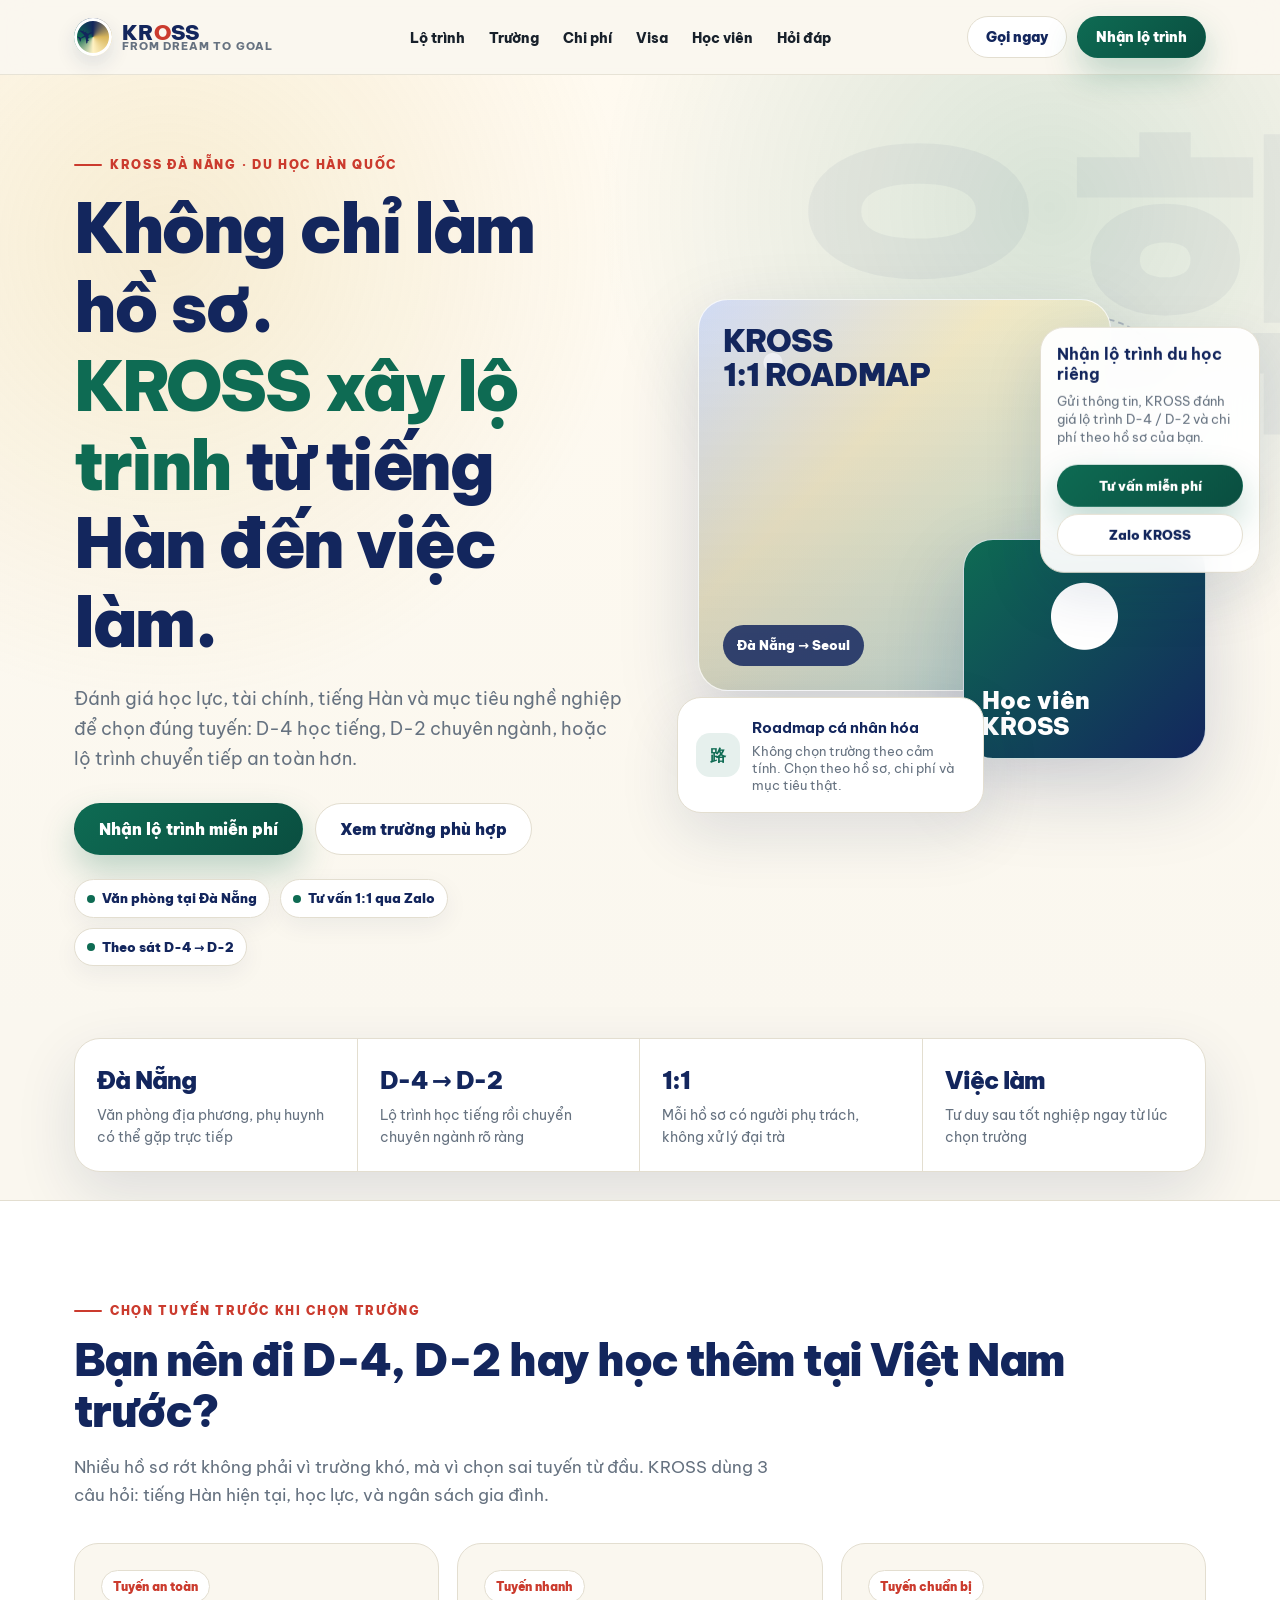
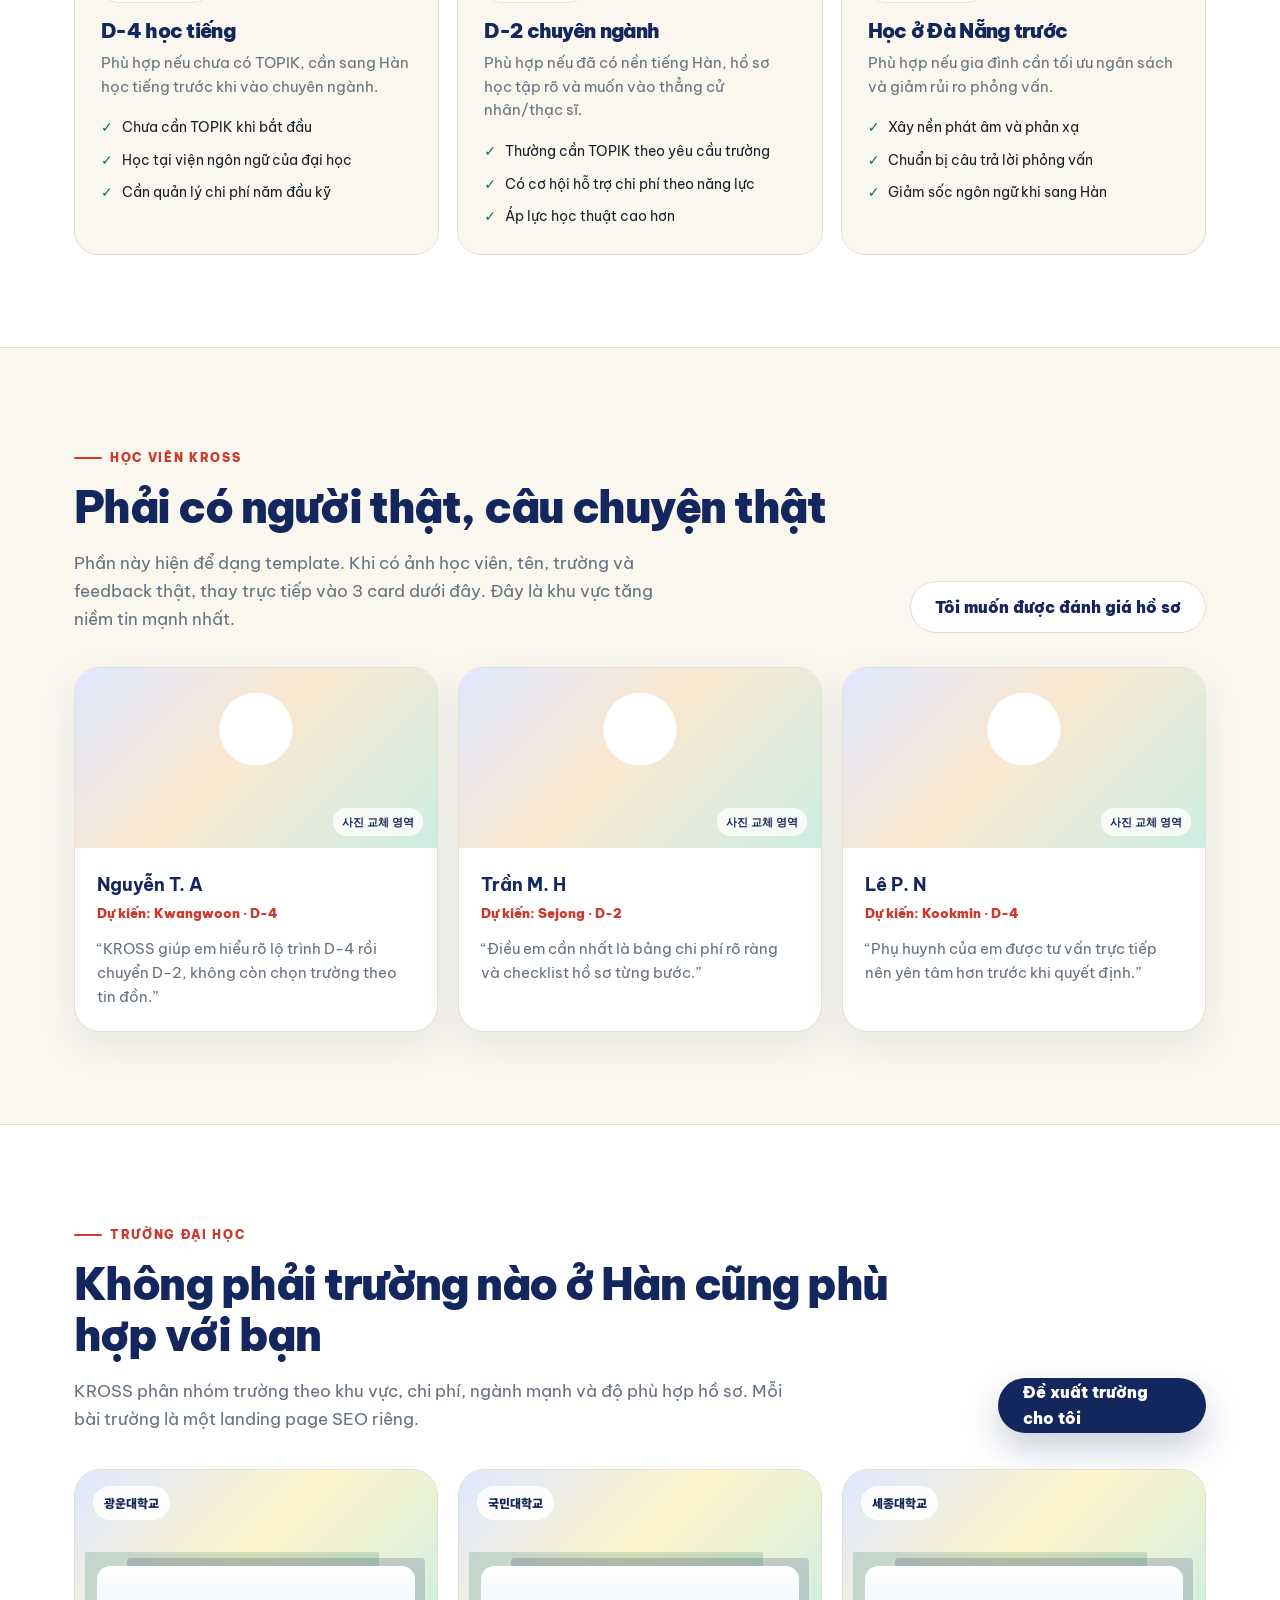
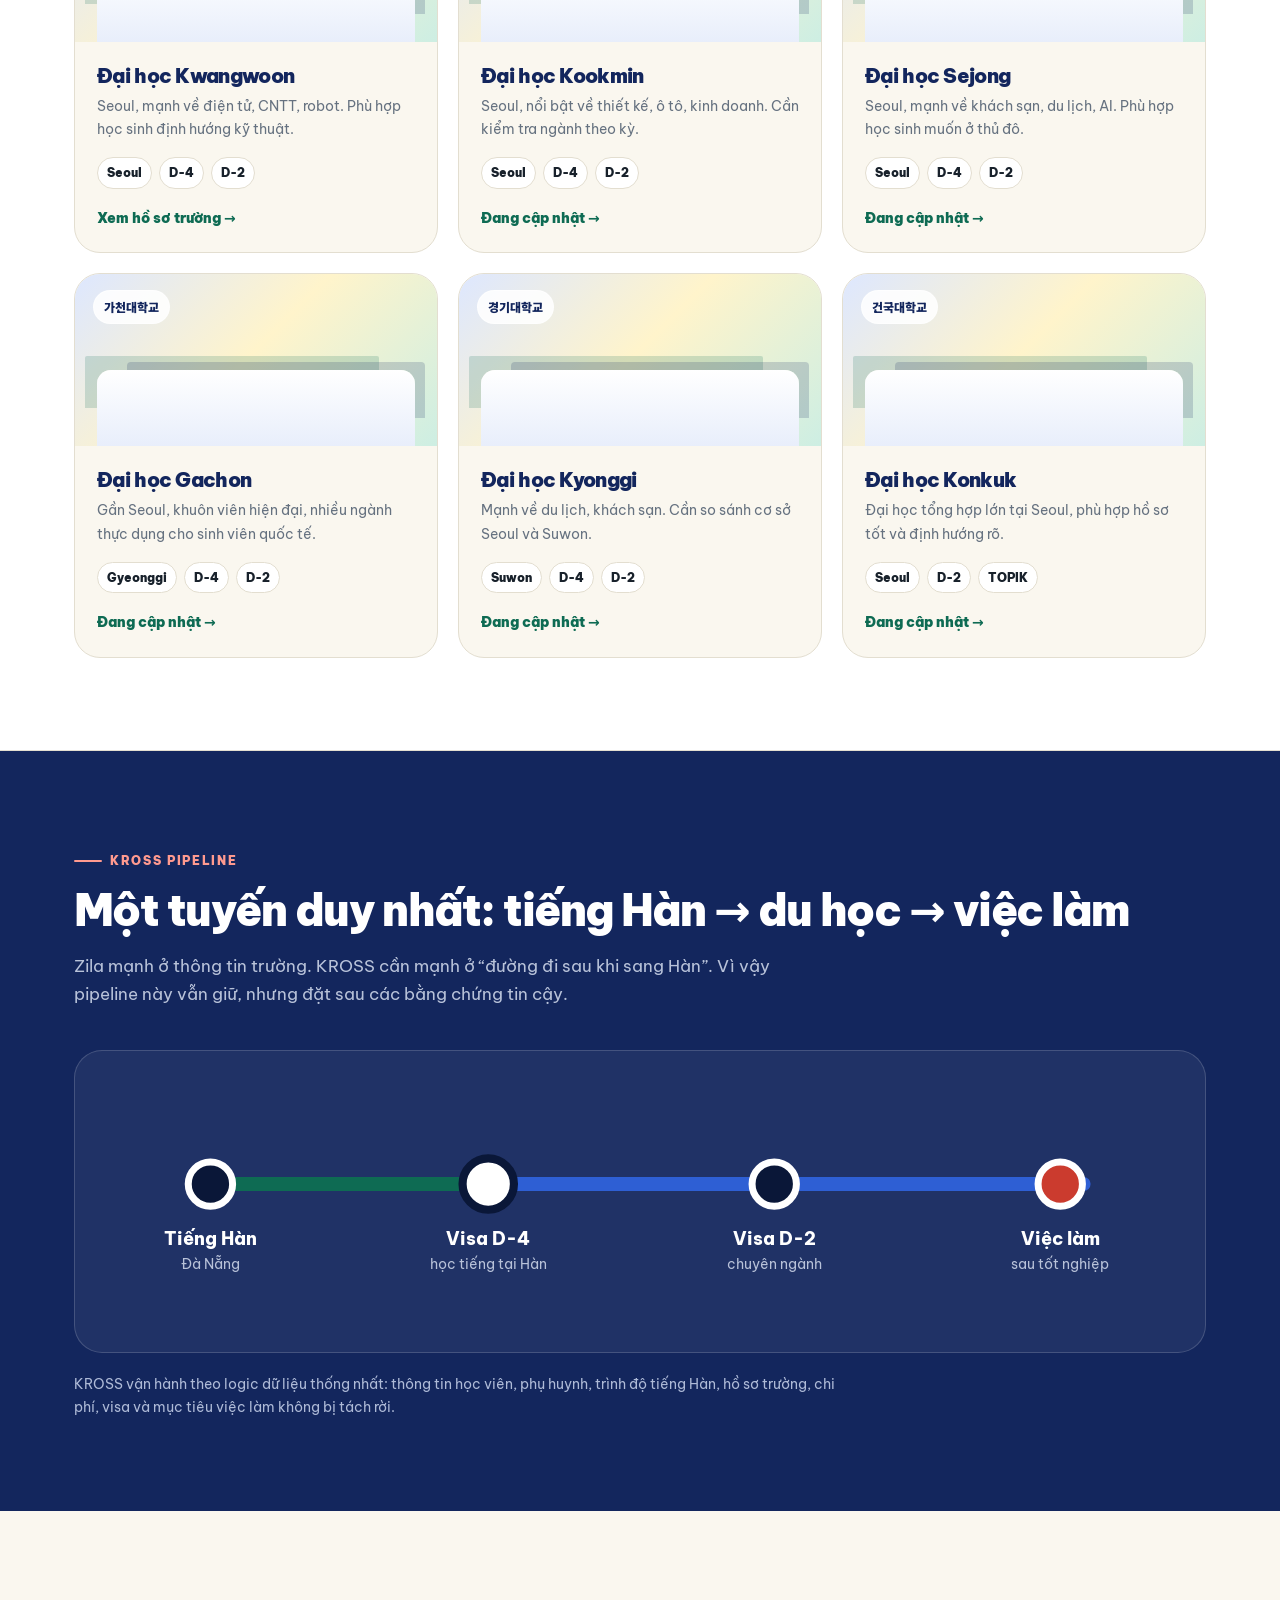
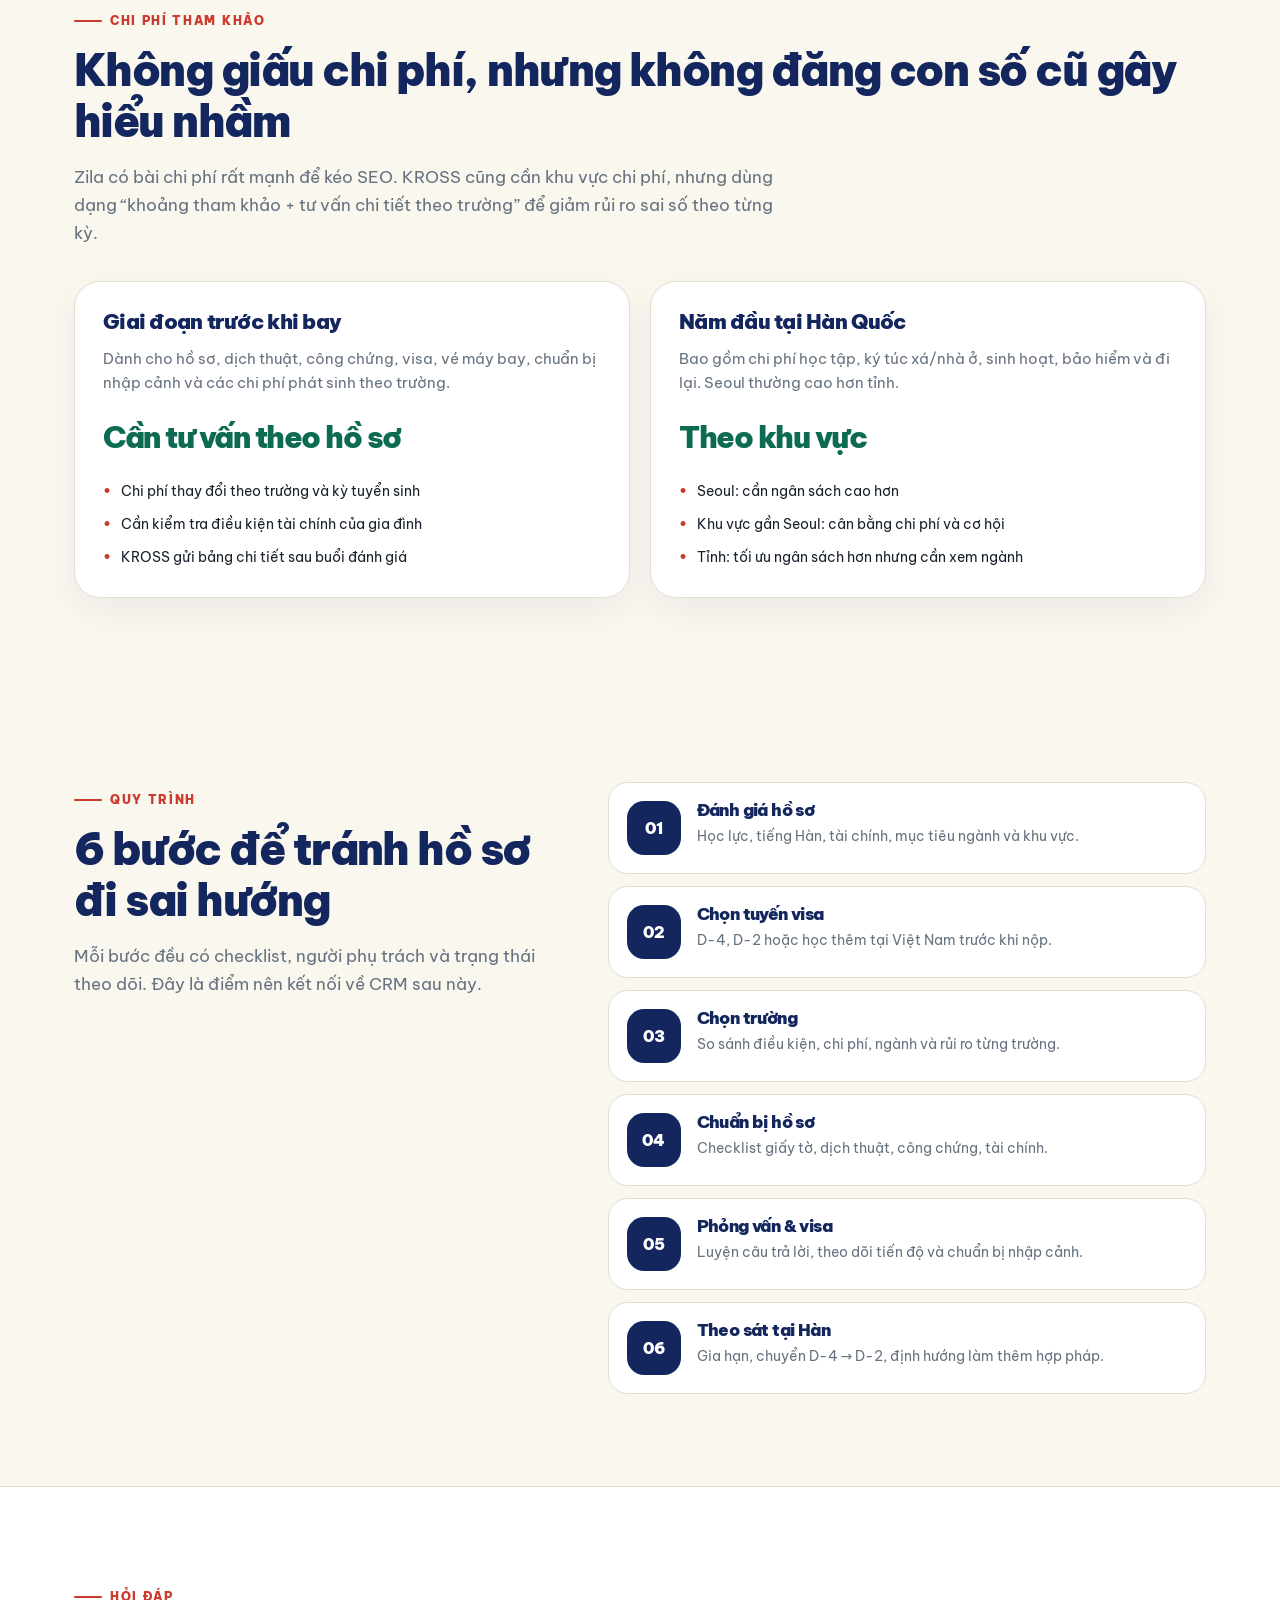
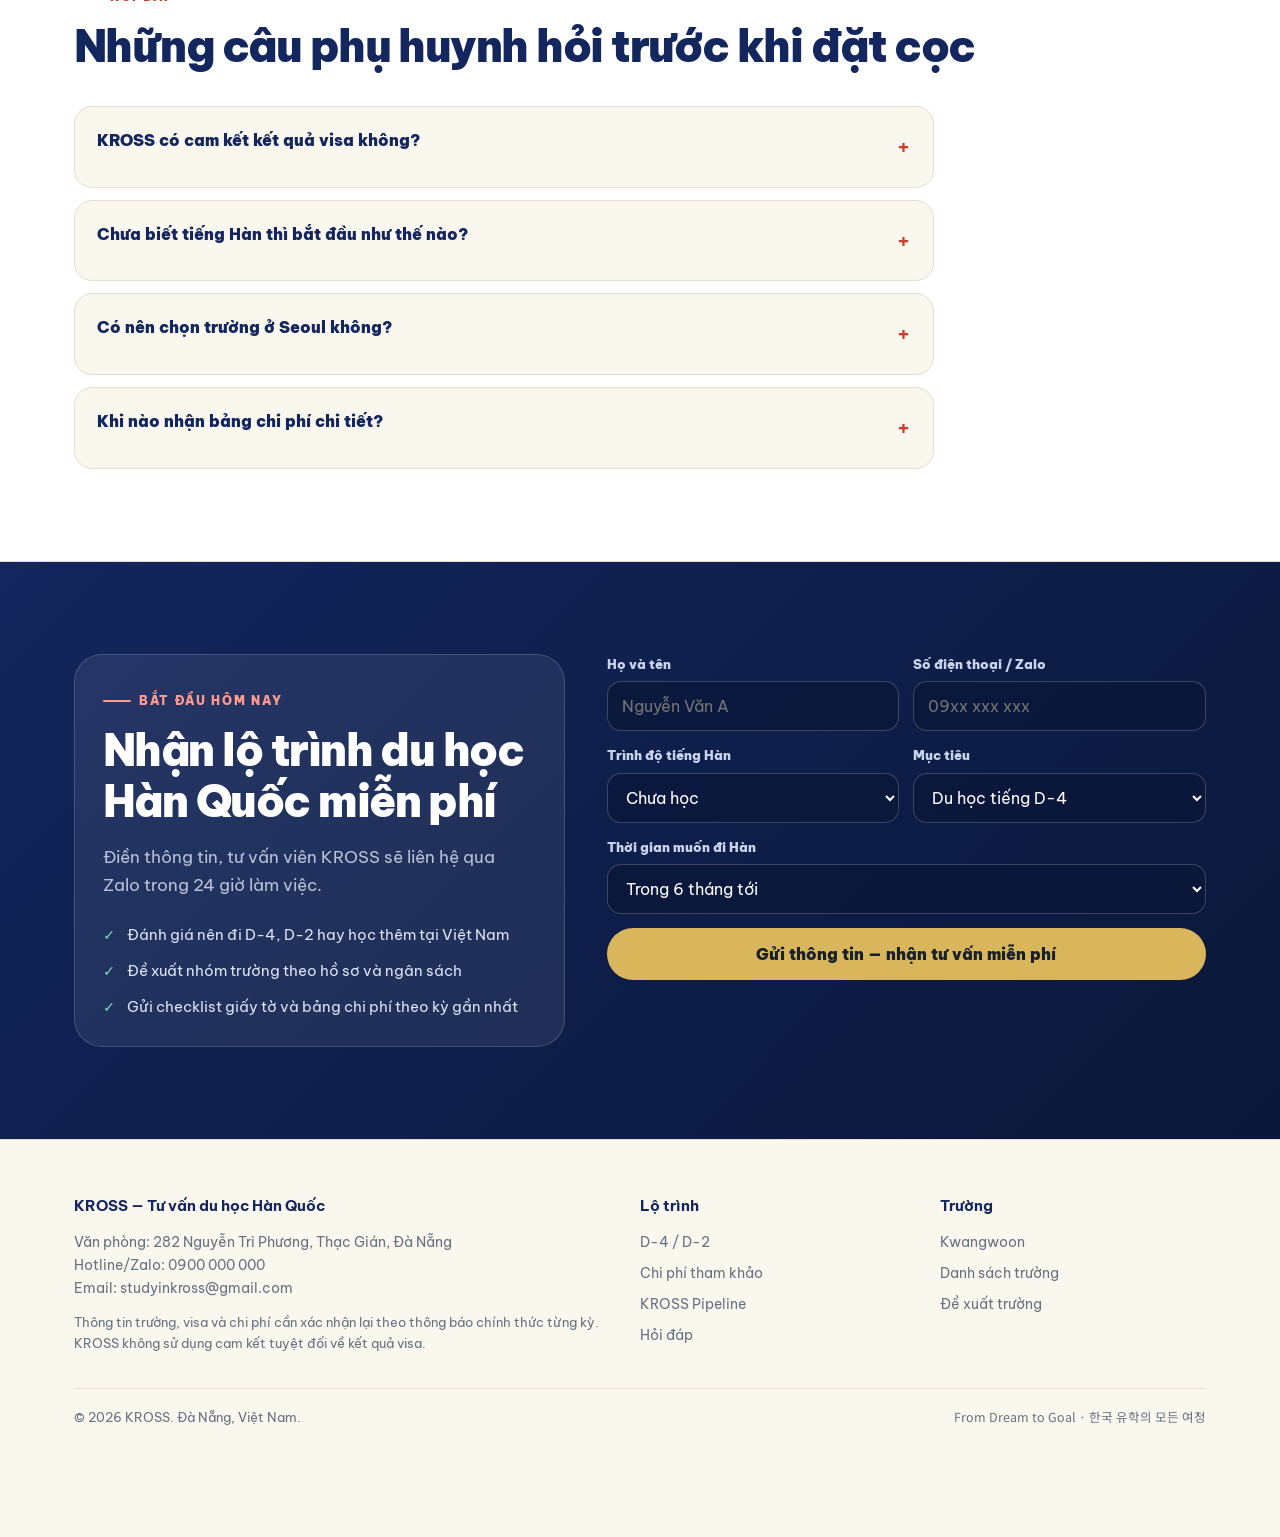
<file: index_preview_single_file.html>
<!DOCTYPE html>
<html lang="vi">
<head>
<meta charset="UTF-8">
<meta name="viewport" content="width=device-width, initial-scale=1.0">

<title>Du học Hàn Quốc tại Đà Nẵng | KROSS — Lộ trình D-4, D-2 & việc làm</title>
<meta name="description" content="KROSS Đà Nẵng đồng hành từ tiếng Hàn, visa D-4, D-2, chọn trường Hàn Quốc đến kết nối việc làm sau tốt nghiệp. Nhận lộ trình du học miễn phí qua Zalo.">
<link rel="canonical" href="https://studyinkross-hub.github.io/kross/">
<meta name="robots" content="index, follow, max-image-preview:large">

<meta property="og:type" content="website">
<meta property="og:locale" content="vi_VN">
<meta property="og:site_name" content="KROSS Du học Hàn Quốc">
<meta property="og:title" content="Du học Hàn Quốc tại Đà Nẵng | KROSS">
<meta property="og:description" content="Một lộ trình duy nhất: tiếng Hàn → visa D-4 → visa D-2 → việc làm tại Hàn Quốc.">
<meta property="og:url" content="https://studyinkross-hub.github.io/kross/">
<meta property="og:image" content="https://studyinkross-hub.github.io/kross/assets/og-cover.png">
<meta name="twitter:card" content="summary_large_image">

<script type="application/ld+json">
{
  "@context":"https://schema.org",
  "@type":"ProfessionalService",
  "name":"KROSS — Tư vấn du học Hàn Quốc",
  "description":"Tư vấn du học Hàn Quốc visa D-4 và D-2, hỗ trợ ngôn ngữ tiếng Hàn, kết nối việc làm sau tốt nghiệp.",
  "url":"https://studyinkross-hub.github.io/kross/",
  "areaServed":["Đà Nẵng","Việt Nam"],
  "address":{"@type":"PostalAddress","streetAddress":"282 Nguyễn Tri Phương, Thạc Gián","addressLocality":"Đà Nẵng","addressCountry":"VN"},
  "serviceType":["Tư vấn du học Hàn Quốc","Hỗ trợ hồ sơ visa D-4","Hỗ trợ hồ sơ visa D-2"]
}
</script>
<script type="application/ld+json">
{
  "@context":"https://schema.org",
  "@type":"FAQPage",
  "mainEntity":[
    {"@type":"Question","name":"Chưa biết tiếng Hàn có thể bắt đầu lộ trình du học Hàn Quốc không?","acceptedAnswer":{"@type":"Answer","text":"Có. Học viên có thể bắt đầu bằng chương trình hỗ trợ ngôn ngữ tại KROSS Đà Nẵng, sau đó chuẩn bị hồ sơ visa D-4 để học tiếng tại viện ngôn ngữ của trường đại học Hàn Quốc."}},
    {"@type":"Question","name":"Visa D-4 và D-2 khác nhau như thế nào?","acceptedAnswer":{"@type":"Answer","text":"Visa D-4 phù hợp với giai đoạn học tiếng Hàn tại Hàn Quốc. Visa D-2 phù hợp với chương trình cử nhân hoặc thạc sĩ và thường yêu cầu năng lực tiếng Hàn theo điều kiện từng trường."}},
    {"@type":"Question","name":"KROSS có công bố chi phí không?","acceptedAnswer":{"@type":"Answer","text":"KROSS cung cấp khoảng chi phí tham khảo trên website và gửi bảng chi tiết theo từng trường, từng kỳ sau khi đánh giá hồ sơ trong buổi tư vấn miễn phí."}}
  ]
}
</script>

<link rel="preconnect" href="https://fonts.googleapis.com">
<link rel="preconnect" href="https://fonts.gstatic.com" crossorigin>
<link href="https://fonts.googleapis.com/css2?family=Be+Vietnam+Pro:wght@400;500;600;700;800;900&family=Noto+Sans+KR:wght@500;700;900&display=swap" rel="stylesheet">
<style>

/* =========================================================
   KROSS Homepage Redesign v2
   Benchmark direction: Zila's trust/content density + KROSS premium minimal UI
========================================================= */
:root{
  --navy:#13265D;
  --navy-2:#0A1738;
  --green:#0E6B53;
  --green-2:#0A4E40;
  --gold:#D9B65B;
  --red:#CB3B2E;
  --paper:#FAF7EF;
  --paper-2:#F2EFE6;
  --white:#FFFFFF;
  --ink:#18212B;
  --muted:#667280;
  --line:#E3DED0;
  --line-dark:rgba(255,255,255,.16);
  --shadow:0 22px 60px rgba(19,38,93,.12);
  --shadow-strong:0 32px 80px rgba(19,38,93,.18);
  --radius:22px;
  --radius-sm:14px;
  --max:1180px;
  --safe-bottom:env(safe-area-inset-bottom);
}
*{box-sizing:border-box;margin:0;padding:0}
html{scroll-behavior:smooth}
body{
  font-family:"Be Vietnam Pro",system-ui,-apple-system,BlinkMacSystemFont,"Segoe UI",sans-serif;
  background:var(--paper);
  color:var(--ink);
  line-height:1.65;
  -webkit-font-smoothing:antialiased;
  text-rendering:optimizeLegibility;
}
body.drawer-open{overflow:hidden}
a{color:inherit}
img,svg{display:block;max-width:100%}
button,input,select{font:inherit}
.kr{font-family:"Noto Sans KR",sans-serif}
.wrap{max-width:var(--max);margin:0 auto;padding:0 24px}
.section{padding:92px 0}
.eyebrow{
  display:inline-flex;align-items:center;gap:8px;
  color:var(--red);font-size:12px;font-weight:850;letter-spacing:.14em;text-transform:uppercase;
  margin-bottom:14px;
}
.eyebrow::before{content:"";width:28px;height:2px;background:currentColor;border-radius:99px}
h1,h2,h3{font-weight:850;letter-spacing:-.035em;line-height:1.16}
h2{font-size:clamp(28px,4vw,44px);color:var(--navy);margin-bottom:16px}
.lead{font-size:17px;color:var(--muted);max-width:710px}
.btn{
  display:inline-flex;align-items:center;justify-content:center;gap:10px;
  min-height:52px;padding:0 24px;border-radius:999px;
  font-weight:850;text-decoration:none;border:1.5px solid transparent;
  transition:transform .16s ease,box-shadow .16s ease,background .16s ease,color .16s ease,border-color .16s ease;
  cursor:pointer;
}
.btn:hover{transform:translateY(-2px)}
.btn-primary{background:linear-gradient(135deg,var(--green),var(--green-2));color:#fff;box-shadow:0 16px 34px rgba(14,107,83,.26)}
.btn-navy{background:var(--navy);color:#fff;box-shadow:0 16px 34px rgba(19,38,93,.22)}
.btn-ghost{background:#fff;color:var(--navy);border-color:var(--line)}
.btn-gold{background:var(--gold);color:#18212B}
.badge{
  display:inline-flex;align-items:center;gap:7px;
  padding:8px 12px;border-radius:999px;background:#fff;border:1px solid var(--line);
  color:var(--navy);font-size:12.5px;font-weight:850;box-shadow:0 8px 24px rgba(19,38,93,.06);
}
.badge-dot{width:8px;height:8px;border-radius:50%;background:var(--green)}
.skip-link{position:absolute;left:-999px;top:0;background:var(--navy);color:#fff;padding:10px 14px;z-index:9999}
.skip-link:focus{left:12px;top:12px}

/* ================= Header ================= */
.header{
  position:sticky;top:0;z-index:60;
  background:rgba(250,247,239,.9);backdrop-filter:blur(16px);-webkit-backdrop-filter:blur(16px);
  border-bottom:1px solid rgba(227,222,208,.82);
}
.nav{height:74px;display:flex;align-items:center;justify-content:space-between;gap:20px}
.logo{
  display:flex;align-items:center;gap:10px;text-decoration:none;color:var(--navy);
  font-weight:900;letter-spacing:.02em;
}
.logo-mark{
  width:38px;height:38px;border-radius:50%;
  background:conic-gradient(from 90deg,var(--gold),#fff2c4,var(--green),var(--navy),var(--gold));
  display:grid;place-items:center;box-shadow:inset 0 0 0 3px #fff,0 8px 20px rgba(19,38,93,.12);
}
.logo-plane{
  width:18px;height:18px;position:relative;transform:rotate(-28deg);
}
.logo-plane::before{content:"✈";position:absolute;inset:-6px;color:var(--navy);font-size:21px;line-height:1}
.logo-text{font-size:21px;line-height:1}
.logo-text em{font-style:normal;color:var(--red)}
.logo-sub{display:block;font-size:10.5px;font-weight:800;color:var(--muted);letter-spacing:.08em;text-transform:uppercase;margin-top:-2px}
.nav-links{display:flex;align-items:center;gap:24px;list-style:none}
.nav-links a{text-decoration:none;font-size:14px;font-weight:800;color:var(--ink)}
.nav-links a:hover{color:var(--red)}
.nav-actions{display:flex;align-items:center;gap:10px}
.nav-actions .btn{min-height:42px;padding:0 18px;font-size:13.5px}
.menu-btn{display:none;border:none;background:#fff;border:1px solid var(--line);width:44px;height:44px;border-radius:14px;color:var(--navy);font-size:22px;cursor:pointer}
.drawer{
  position:fixed;inset:0;z-index:100;background:rgba(10,23,56,.55);
  opacity:0;pointer-events:none;transition:opacity .2s ease;
}
.drawer.is-open{opacity:1;pointer-events:auto}
.drawer-panel{
  min-height:100%;width:min(420px,88vw);margin-left:auto;background:var(--paper);
  padding:24px;transform:translateX(102%);transition:transform .24s ease;
  display:flex;flex-direction:column;
}
.drawer.is-open .drawer-panel{transform:translateX(0)}
.drawer-head{display:flex;align-items:center;justify-content:space-between;margin-bottom:28px}
.drawer-close{width:42px;height:42px;border-radius:14px;border:1px solid var(--line);background:#fff;font-size:22px;color:var(--navy)}
.drawer-links{list-style:none;display:grid;gap:10px}
.drawer-links a{
  display:flex;justify-content:space-between;align-items:center;text-decoration:none;
  background:#fff;border:1px solid var(--line);border-radius:16px;padding:17px 18px;
  color:var(--navy);font-weight:850;
}
.drawer-cta{margin-top:auto;display:grid;gap:10px}

/* ================= Hero ================= */
.hero{position:relative;overflow:hidden;padding:72px 0 54px}
.hero::before{
  content:"";position:absolute;inset:0;background:
    radial-gradient(circle at 13% 18%,rgba(217,182,91,.2),transparent 34%),
    radial-gradient(circle at 82% 14%,rgba(14,107,83,.16),transparent 34%),
    linear-gradient(180deg,#fffaf0 0%,var(--paper) 100%);
  z-index:-2;
}
.hero::after{
  content:"유학";position:absolute;right:-80px;top:30px;z-index:-1;
  font-family:"Noto Sans KR";font-size:clamp(180px,25vw,390px);font-weight:900;color:var(--navy);opacity:.045;line-height:1;
}
.hero-grid{display:grid;grid-template-columns:1.02fr .98fr;gap:52px;align-items:center}
.hero-copy h1{font-size:clamp(38px,5.5vw,68px);color:var(--navy);max-width:760px}
.hero-copy h1 span{color:var(--green)}
.hero-copy p{margin:22px 0 30px;font-size:18px;color:var(--muted);max-width:620px}
.hero-cta{display:flex;gap:12px;flex-wrap:wrap}
.hero-micro{display:flex;gap:10px;flex-wrap:wrap;margin-top:24px}
.hero-visual{
  position:relative;min-height:560px;
}
.photo-card{
  position:absolute;border-radius:30px;background:#fff;border:1px solid rgba(255,255,255,.8);
  box-shadow:var(--shadow-strong);overflow:hidden;
}
.photo-main{
  left:4%;top:4%;width:78%;height:392px;
  background:
    linear-gradient(180deg,rgba(19,38,93,.06),rgba(19,38,93,.18)),
    radial-gradient(circle at 18% 16%,#ffffff 0 0,#ffffff 9px,transparent 10px),
    linear-gradient(135deg,#DCE6FF 0%,#FFF4CB 38%,#CDEEE3 100%);
}
.photo-main::before{
  content:"KROSS\A 1:1 ROADMAP";white-space:pre;position:absolute;left:24px;top:24px;
  color:var(--navy);font-weight:900;letter-spacing:-.03em;font-size:31px;line-height:1.1;
}
.photo-main::after{
  content:"Đà Nẵng → Seoul";position:absolute;left:24px;bottom:24px;
  color:#fff;background:rgba(19,38,93,.84);padding:10px 14px;border-radius:999px;font-size:13px;font-weight:850;
}
.photo-person{
  right:0;bottom:78px;width:46%;height:220px;background:
  radial-gradient(circle at 50% 35%,#ffffff 0 0,#ffffff 33px,transparent 34px),
  linear-gradient(135deg,var(--green),var(--navy));
}
.photo-person::before{
  content:"Học viên\A KROSS";white-space:pre;position:absolute;left:18px;bottom:18px;color:#fff;font-weight:900;font-size:24px;line-height:1.08;
}
.float-stat{
  position:absolute;left:0;bottom:24px;width:58%;background:#fff;border:1px solid var(--line);border-radius:24px;
  padding:18px 18px;box-shadow:var(--shadow);display:grid;grid-template-columns:44px 1fr;gap:12px;align-items:center;
}
.float-stat .icon{width:44px;height:44px;border-radius:14px;background:rgba(14,107,83,.1);display:grid;place-items:center;color:var(--green);font-weight:900}
.float-stat strong{display:block;color:var(--navy);font-size:15px}
.float-stat span{display:block;color:var(--muted);font-size:12.5px;line-height:1.35;margin-top:2px}
.plane-line{
  position:absolute;right:6%;top:7%;width:170px;height:170px;border:2px dashed rgba(19,38,93,.25);border-radius:50%;
}
.plane-line::after{content:"✈";position:absolute;right:10px;top:22px;color:var(--red);font-size:28px;transform:rotate(35deg)}

/* ================= Trust Strip ================= */
.trust-strip{padding:18px 0 28px}
.trust-grid{
  background:#fff;border:1px solid var(--line);border-radius:26px;box-shadow:var(--shadow);
  display:grid;grid-template-columns:repeat(4,1fr);overflow:hidden;
}
.trust-item{padding:22px 22px;border-right:1px solid var(--line)}
.trust-item:last-child{border-right:none}
.trust-item strong{display:block;color:var(--navy);font-size:24px;font-weight:900;letter-spacing:-.04em}
.trust-item span{display:block;color:var(--muted);font-size:13.5px;margin-top:3px}

/* ================= Diagnostic ================= */
.diagnostic{background:#fff;border-top:1px solid var(--line);border-bottom:1px solid var(--line)}
.choice-grid{display:grid;grid-template-columns:repeat(3,1fr);gap:18px;margin-top:34px}
.choice-card{
  background:var(--paper);border:1px solid var(--line);border-radius:24px;padding:26px;
  transition:transform .16s ease,box-shadow .16s ease;
}
.choice-card:hover{transform:translateY(-4px);box-shadow:var(--shadow)}
.choice-card .pill{display:inline-flex;margin-bottom:16px;background:#fff;border:1px solid var(--line);border-radius:999px;padding:6px 11px;font-size:12px;font-weight:900;color:var(--red)}
.choice-card h3{font-size:20px;color:var(--navy);margin-bottom:8px}
.choice-card p{color:var(--muted);font-size:14.5px}
.choice-card ul{list-style:none;margin-top:18px;display:grid;gap:9px}
.choice-card li{font-size:14px;color:var(--ink);display:flex;gap:9px}
.choice-card li::before{content:"✓";color:var(--green);font-weight:900}

/* ================= Students ================= */
.students-head{display:flex;justify-content:space-between;gap:20px;align-items:flex-end;margin-bottom:34px}
.students-head .lead{max-width:620px}
.student-grid{display:grid;grid-template-columns:repeat(3,1fr);gap:20px}
.student-card{
  background:#fff;border:1px solid var(--line);border-radius:26px;overflow:hidden;box-shadow:0 14px 38px rgba(19,38,93,.08)
}
.student-photo{
  height:180px;background:
  radial-gradient(circle at 50% 34%,#fff 0 0,#fff 36px,transparent 37px),
  linear-gradient(135deg,#DDE7FF,#FBE7D0 45%,#CDEEE3);
  position:relative;
}
.student-photo::after{
  content:"사진 교체 영역";position:absolute;right:14px;bottom:12px;
  background:rgba(255,255,255,.78);border:1px solid rgba(255,255,255,.5);
  padding:4px 8px;border-radius:999px;color:var(--navy);font-size:11px;font-weight:850;
}
.student-body{padding:22px}
.student-body strong{display:block;color:var(--navy);font-size:18px}
.student-body span{display:block;color:var(--red);font-weight:850;font-size:13px;margin:4px 0 12px}
.student-body p{color:var(--muted);font-size:14.5px}

/* ================= Universities ================= */
.universities{background:#fff;border-top:1px solid var(--line);border-bottom:1px solid var(--line)}
.section-top{display:flex;align-items:flex-end;justify-content:space-between;gap:24px;margin-bottom:36px}
.uni-grid{display:grid;grid-template-columns:repeat(3,1fr);gap:20px}
.uni-card{
  display:block;text-decoration:none;color:inherit;background:var(--paper);border:1px solid var(--line);border-radius:26px;overflow:hidden;
  transition:transform .16s ease,box-shadow .16s ease;
}
.uni-card:hover{transform:translateY(-5px);box-shadow:var(--shadow)}
.uni-img{
  height:172px;position:relative;overflow:hidden;
  background:linear-gradient(135deg,#DDE7FF,#FFF4CB 48%,#CDEEE3);
}
.uni-img::before{
  content:"";position:absolute;left:22px;right:22px;bottom:0;height:76px;
  background:linear-gradient(180deg,#fff,#e8eefb);border-radius:14px 14px 0 0;
  box-shadow:20px -18px 0 -10px rgba(19,38,93,.18),-24px -26px 0 -12px rgba(14,107,83,.18);
}
.uni-img::after{
  content:attr(data-kr);position:absolute;left:18px;top:16px;
  background:rgba(255,255,255,.86);border:1px solid rgba(255,255,255,.6);border-radius:999px;
  padding:6px 10px;color:var(--navy);font-family:"Noto Sans KR";font-size:12px;font-weight:900;
}
.uni-body{padding:22px}
.uni-body h3{font-size:20px;color:var(--navy);margin-bottom:8px}
.uni-body p{font-size:14px;color:var(--muted)}
.meta{display:flex;gap:7px;flex-wrap:wrap;margin-top:16px}
.meta span{background:#fff;border:1px solid var(--line);border-radius:999px;padding:5px 9px;color:var(--ink);font-size:12px;font-weight:850}
.more{display:inline-flex;margin-top:18px;color:var(--green);font-size:14px;font-weight:900}

/* ================= Pipeline ================= */
.pipeline{background:var(--navy);color:#fff;position:relative;overflow:hidden}
.pipeline h2{color:#fff}
.pipeline .lead{color:#B8C2D9}
.metro-wrap{margin-top:42px;background:rgba(255,255,255,.06);border:1px solid var(--line-dark);border-radius:28px;padding:28px;overflow-x:auto}
.metro-svg{min-width:860px;width:100%;height:auto}
.pipeline-note{margin-top:20px;color:#AEBAD7;font-size:14px;max-width:780px}

/* ================= Cost ================= */
.cost-grid{display:grid;grid-template-columns:1fr 1fr;gap:20px;margin-top:34px}
.cost-card{background:#fff;border:1px solid var(--line);border-radius:26px;padding:28px;box-shadow:0 12px 32px rgba(19,38,93,.06)}
.cost-card h3{color:var(--navy);font-size:21px;margin-bottom:12px}
.cost-card p{color:var(--muted);font-size:14.5px;margin-bottom:18px}
.cost-card .range{font-size:30px;font-weight:900;color:var(--green);letter-spacing:-.05em}
.cost-list{list-style:none;margin-top:18px;display:grid;gap:10px}
.cost-list li{display:flex;gap:10px;color:var(--ink);font-size:14px}
.cost-list li::before{content:"•";color:var(--red);font-weight:900}

/* ================= Process / FAQ / CTA ================= */
.process-grid{display:grid;grid-template-columns:.9fr 1.1fr;gap:44px;align-items:start}
.step-list{display:grid;gap:12px}
.step{
  display:grid;grid-template-columns:54px 1fr;gap:16px;background:#fff;border:1px solid var(--line);border-radius:20px;padding:18px;
}
.step-num{width:54px;height:54px;border-radius:17px;background:var(--navy);color:#fff;display:grid;place-items:center;font-weight:900}
.step h3{font-size:17px;color:var(--navy);margin-bottom:4px}
.step p{font-size:14px;color:var(--muted)}
.faq{background:#fff;border-top:1px solid var(--line);border-bottom:1px solid var(--line)}
.faq-list{margin-top:34px;display:grid;gap:12px;max-width:860px}
details{background:var(--paper);border:1px solid var(--line);border-radius:18px;padding:0 22px}
summary{cursor:pointer;list-style:none;padding:20px 0;color:var(--navy);font-weight:900;display:flex;justify-content:space-between;gap:18px}
summary::-webkit-details-marker{display:none}
summary::after{content:"+";color:var(--red);font-size:24px;font-weight:500;transition:transform .18s ease}
details[open] summary::after{transform:rotate(45deg)}
details p{padding:0 0 20px;color:var(--muted);font-size:15px}
.cta-section{background:linear-gradient(135deg,var(--navy),var(--navy-2));color:#fff}
.cta-section h2{color:#fff}
.cta-section .lead{color:#B8C2D9}
.cta-layout{display:grid;grid-template-columns:.9fr 1.1fr;gap:42px;align-items:start}
.cta-card{background:rgba(255,255,255,.08);border:1px solid var(--line-dark);border-radius:28px;padding:28px}
.cta-points{display:grid;gap:12px;margin-top:24px}
.cta-point{display:flex;gap:12px;color:#DCE4F6;font-size:14.5px}
.cta-point::before{content:"✓";color:#7FD6B8;font-weight:900}
.lead-form{display:grid;grid-template-columns:1fr 1fr;gap:14px}
.form-field label{display:block;color:#C7D2EB;font-size:12.5px;font-weight:850;margin-bottom:7px}
.form-field input,.form-field select{
  width:100%;min-height:50px;border-radius:14px;border:1px solid rgba(255,255,255,.2);
  background:rgba(10,23,56,.72);color:#fff;padding:0 14px;outline:none;
}
.form-field input:focus,.form-field select:focus{border-color:#7FD6B8;box-shadow:0 0 0 3px rgba(127,214,184,.14)}
.form-field.full{grid-column:1/-1}
.lead-form button{grid-column:1/-1;border:none}
.form-msg{grid-column:1/-1;min-height:20px;font-size:13.5px;color:#B8C2D9}
.footer{background:var(--paper);border-top:1px solid var(--line);padding:54px 0 110px;color:var(--muted);font-size:14px}
.foot-grid{display:grid;grid-template-columns:2fr 1fr 1fr;gap:34px}
.footer h4{color:var(--navy);margin-bottom:12px;font-size:15px}
.footer ul{list-style:none;display:grid;gap:8px}
.footer a{text-decoration:none}
.footer a:hover{color:var(--red)}
.foot-bottom{margin-top:34px;padding-top:18px;border-top:1px solid var(--line);display:flex;justify-content:space-between;gap:12px;flex-wrap:wrap;font-size:12.5px}

/* Floating CTA */
.pc-float{
  position:fixed;right:20px;top:50%;transform:translateY(-50%);z-index:55;width:220px;
  background:rgba(255,255,255,.94);border:1px solid var(--line);border-radius:24px;padding:16px;box-shadow:var(--shadow);
  backdrop-filter:blur(16px);-webkit-backdrop-filter:blur(16px);
}
.pc-float strong{display:block;color:var(--navy);font-size:16px;line-height:1.25;margin-bottom:8px}
.pc-float p{font-size:12.5px;color:var(--muted);line-height:1.45;margin-bottom:12px}
.pc-float .btn{width:100%;min-height:42px;font-size:13px;margin-top:7px}
.mobile-bar{
  position:fixed;left:12px;right:12px;bottom:max(10px,var(--safe-bottom));z-index:90;
  display:none;grid-template-columns:1fr 1fr 1.18fr;gap:8px;background:rgba(255,255,255,.94);
  border:1px solid var(--line);border-radius:24px;padding:8px;box-shadow:0 20px 54px rgba(19,38,93,.18);
  backdrop-filter:blur(16px);-webkit-backdrop-filter:blur(16px);
}
.mobile-bar a{
  min-height:54px;display:flex;flex-direction:column;align-items:center;justify-content:center;gap:3px;
  text-decoration:none;border-radius:17px;border:1px solid var(--line);background:var(--paper);color:var(--navy);font-weight:900;
}
.mobile-bar a strong{font-size:13px;line-height:1}
.mobile-bar a span{font-size:10.5px;color:var(--muted);font-weight:800}
.mobile-bar a.main{background:linear-gradient(135deg,var(--green),var(--green-2));color:#fff;border-color:transparent}
.mobile-bar a.main span{color:rgba(255,255,255,.78)}

/* Article template */
.article-body{background:var(--paper)}
.article-hero{padding:56px 0 34px;background:linear-gradient(180deg,#fffaf0,var(--paper))}
.crumbs{font-size:13px;color:var(--muted);margin-bottom:22px}
.crumbs a{text-decoration:none;color:var(--navy);font-weight:850}
.article-layout{display:grid;grid-template-columns:minmax(0,1fr) 320px;gap:42px;align-items:start}
.article-main{background:#fff;border:1px solid var(--line);border-radius:30px;padding:34px;box-shadow:0 16px 44px rgba(19,38,93,.07)}
.article-main h1{font-size:clamp(30px,4vw,48px);color:var(--navy);margin:10px 0 12px}
.article-main h2{font-size:26px;margin:50px 0 16px}
.article-main h3{font-size:19px;color:var(--navy);margin:28px 0 10px}
.article-main p{margin-bottom:16px;color:#35404B}
.article-main table{width:100%;border-collapse:collapse;margin:20px 0;border:1px solid var(--line);overflow:hidden;border-radius:14px}
.article-main th,.article-main td{padding:13px 14px;border-bottom:1px solid var(--line);text-align:left;font-size:14.5px}
.article-main th{background:var(--navy);color:#fff}
.article-main tr:last-child td{border-bottom:none}
.article-facts{display:grid;grid-template-columns:1fr 1fr;gap:12px;margin:26px 0}
.fact-mini{background:var(--paper);border:1px solid var(--line);border-radius:18px;padding:16px}
.fact-mini span{display:block;color:var(--red);font-size:11px;font-weight:900;letter-spacing:.1em;text-transform:uppercase}
.fact-mini strong{display:block;color:var(--navy);font-size:14px;margin-top:3px}
.article-note{background:var(--paper);border-left:4px solid var(--red);padding:18px 20px;border-radius:0 16px 16px 0;margin:22px 0;font-size:14.5px}
.sidebar{position:sticky;top:94px;display:grid;gap:16px}
.side-card{background:#fff;border:1px solid var(--line);border-radius:24px;padding:22px;box-shadow:0 14px 34px rgba(19,38,93,.07)}
.side-card h3{font-size:18px;color:var(--navy);margin-bottom:10px}
.side-card ul{list-style:none;display:grid;gap:9px}
.side-card li a{text-decoration:none;color:var(--green);font-weight:850;font-size:14px}
.side-card .btn{width:100%;margin-top:12px}
.article-cta{margin:52px 0 0;background:linear-gradient(135deg,var(--navy),var(--green));color:#fff;border-radius:24px;padding:30px}
.article-cta h2{color:#fff;margin:0 0 10px;font-size:24px}
.article-cta p{color:#D9E4F1}
.article-cta .btn{margin-top:10px}

/* responsive */
@media(max-width:1120px){
  .pc-float{display:none}
}
@media(max-width:980px){
  .hero-grid,.process-grid,.cta-layout,.article-layout{grid-template-columns:1fr}
  .hero-visual{min-height:460px}
  .photo-main{height:330px}
  .trust-grid{grid-template-columns:repeat(2,1fr)}
  .trust-item:nth-child(2){border-right:none}
  .trust-item:nth-child(-n+2){border-bottom:1px solid var(--line)}
  .choice-grid,.student-grid,.uni-grid{grid-template-columns:1fr 1fr}
  .sidebar{position:static}
}
@media(max-width:780px){
  .nav-links,.nav-actions{display:none}
  .menu-btn{display:block}
  .section{padding:68px 0}
  .hero{padding:48px 0 34px}
  .hero-copy h1{font-size:38px}
  .hero-visual{min-height:380px}
  .photo-main{left:0;width:86%;height:286px;border-radius:24px}
  .photo-main::before{font-size:24px}
  .photo-person{height:172px;width:47%;bottom:52px}
  .float-stat{bottom:0;width:72%}
  .trust-grid,.choice-grid,.student-grid,.uni-grid,.cost-grid,.foot-grid{grid-template-columns:1fr}
  .trust-item{border-right:none!important;border-bottom:1px solid var(--line)}
  .trust-item:last-child{border-bottom:none}
  .students-head,.section-top{display:block}
  .students-head .btn,.section-top .btn{margin-top:18px}
  .lead-form{grid-template-columns:1fr}
  .mobile-bar{display:grid}
  .article-main{padding:24px;border-radius:24px}
  .article-facts{grid-template-columns:1fr}
  .footer{padding-bottom:124px}
}
@media(max-width:480px){
  .wrap{padding:0 18px}
  .btn{width:100%}
  .hero-cta{display:grid}
  .hero-copy h1{font-size:34px}
  .mobile-bar{left:8px;right:8px}
  .mobile-bar a strong{font-size:12px}
}
@media(prefers-reduced-motion:reduce){
  html{scroll-behavior:auto}
  *{animation:none!important;transition:none!important}
}

</style>
</head>
<body>

<a class="skip-link" href="#main">Bỏ qua menu</a>
<header class="header">
  <div class="wrap nav">
    <a class="logo" href="./" aria-label="KROSS trang chủ">
      <span class="logo-mark"><span class="logo-plane" aria-hidden="true"></span></span>
      <span class="logo-text">KR<em>O</em>SS<span class="logo-sub">From Dream to Goal</span></span>
    </a>
    <ul class="nav-links" aria-label="Menu chính">
      <li><a href="#lo-trinh">Lộ trình</a></li>
      <li><a href="#truong">Trường</a></li>
      <li><a href="#chi-phi">Chi phí</a></li>
      <li><a href="#visa">Visa</a></li>
      <li><a href="#hoc-vien">Học viên</a></li>
      <li><a href="#faq">Hỏi đáp</a></li>
    </ul>
    <div class="nav-actions">
      <a class="btn btn-ghost" href="tel:0900000000">Gọi ngay</a>
      <a class="btn btn-primary" href="#tu-van">Nhận lộ trình</a>
    </div>
    <button class="menu-btn" type="button" onclick="openDrawer()" aria-label="Mở menu">☰</button>
  </div>
</header>

<div class="drawer" id="drawer" aria-hidden="true">
  <div class="drawer-panel" role="dialog" aria-label="Menu di động">
    <div class="drawer-head">
      <a class="logo" href="./" data-close-drawer>
        <span class="logo-mark"><span class="logo-plane" aria-hidden="true"></span></span>
        <span class="logo-text">KR<em>O</em>SS<span class="logo-sub">From Dream to Goal</span></span>
      </a>
      <button class="drawer-close" type="button" onclick="closeDrawer()" aria-label="Đóng menu">×</button>
    </div>
    <ul class="drawer-links">
      <li><a href="#lo-trinh" data-close-drawer>Lộ trình <span>→</span></a></li>
      <li><a href="#truong" data-close-drawer>Trường đại học <span>→</span></a></li>
      <li><a href="#chi-phi" data-close-drawer>Chi phí tham khảo <span>→</span></a></li>
      <li><a href="#visa" data-close-drawer>Visa D-4 / D-2 <span>→</span></a></li>
      <li><a href="#hoc-vien" data-close-drawer>Học viên KROSS <span>→</span></a></li>
      <li><a href="#faq" data-close-drawer>Hỏi đáp <span>→</span></a></li>
    </ul>
    <div class="drawer-cta">
      <a class="btn btn-primary" href="#tu-van" data-close-drawer>Đăng ký tư vấn miễn phí</a>
      <a class="btn btn-ghost" href="https://zalo.me/0900000000">Nhắn Zalo KROSS</a>
    </div>
  </div>
</div>

<main id="main">
  <section class="hero">
    <div class="wrap hero-grid">
      <div class="hero-copy">
        <span class="eyebrow">KROSS Đà Nẵng · Du học Hàn Quốc</span>
        <h1>Không chỉ làm hồ sơ.<br><span>KROSS xây lộ trình</span> từ tiếng Hàn đến việc làm.</h1>
        <p>Đánh giá học lực, tài chính, tiếng Hàn và mục tiêu nghề nghiệp để chọn đúng tuyến: D-4 học tiếng, D-2 chuyên ngành, hoặc lộ trình chuyển tiếp an toàn hơn.</p>
        <div class="hero-cta">
          <a class="btn btn-primary" href="#tu-van">Nhận lộ trình miễn phí</a>
          <a class="btn btn-ghost" href="#truong">Xem trường phù hợp</a>
        </div>
        <div class="hero-micro">
          <span class="badge"><span class="badge-dot"></span> Văn phòng tại Đà Nẵng</span>
          <span class="badge"><span class="badge-dot"></span> Tư vấn 1:1 qua Zalo</span>
          <span class="badge"><span class="badge-dot"></span> Theo sát D-4 → D-2</span>
        </div>
      </div>
      <div class="hero-visual" aria-label="KROSS roadmap visual">
        <div class="plane-line"></div>
        <div class="photo-card photo-main"></div>
        <div class="photo-card photo-person"></div>
        <div class="float-stat">
          <div class="icon">路</div>
          <div><strong>Roadmap cá nhân hóa</strong><span>Không chọn trường theo cảm tính. Chọn theo hồ sơ, chi phí và mục tiêu thật.</span></div>
        </div>
      </div>
    </div>
  </section>

  <section class="trust-strip" aria-label="Điểm tin cậy">
    <div class="wrap">
      <div class="trust-grid">
        <div class="trust-item"><strong>Đà Nẵng</strong><span>Văn phòng địa phương, phụ huynh có thể gặp trực tiếp</span></div>
        <div class="trust-item"><strong>D-4 → D-2</strong><span>Lộ trình học tiếng rồi chuyển chuyên ngành rõ ràng</span></div>
        <div class="trust-item"><strong>1:1</strong><span>Mỗi hồ sơ có người phụ trách, không xử lý đại trà</span></div>
        <div class="trust-item"><strong>Việc làm</strong><span>Tư duy sau tốt nghiệp ngay từ lúc chọn trường</span></div>
      </div>
    </div>
  </section>

  <section class="section diagnostic" id="visa">
    <div class="wrap">
      <span class="eyebrow">Chọn tuyến trước khi chọn trường</span>
      <h2>Bạn nên đi D-4, D-2 hay học thêm tại Việt Nam trước?</h2>
      <p class="lead">Nhiều hồ sơ rớt không phải vì trường khó, mà vì chọn sai tuyến từ đầu. KROSS dùng 3 câu hỏi: tiếng Hàn hiện tại, học lực, và ngân sách gia đình.</p>
      <div class="choice-grid">
        <article class="choice-card">
          <span class="pill">Tuyến an toàn</span>
          <h3>D-4 học tiếng</h3>
          <p>Phù hợp nếu chưa có TOPIK, cần sang Hàn học tiếng trước khi vào chuyên ngành.</p>
          <ul><li>Chưa cần TOPIK khi bắt đầu</li><li>Học tại viện ngôn ngữ của đại học</li><li>Cần quản lý chi phí năm đầu kỹ</li></ul>
        </article>
        <article class="choice-card">
          <span class="pill">Tuyến nhanh</span>
          <h3>D-2 chuyên ngành</h3>
          <p>Phù hợp nếu đã có nền tiếng Hàn, hồ sơ học tập rõ và muốn vào thẳng cử nhân/thạc sĩ.</p>
          <ul><li>Thường cần TOPIK theo yêu cầu trường</li><li>Có cơ hội hỗ trợ chi phí theo năng lực</li><li>Áp lực học thuật cao hơn</li></ul>
        </article>
        <article class="choice-card">
          <span class="pill">Tuyến chuẩn bị</span>
          <h3>Học ở Đà Nẵng trước</h3>
          <p>Phù hợp nếu gia đình cần tối ưu ngân sách và giảm rủi ro phỏng vấn.</p>
          <ul><li>Xây nền phát âm và phản xạ</li><li>Chuẩn bị câu trả lời phỏng vấn</li><li>Giảm sốc ngôn ngữ khi sang Hàn</li></ul>
        </article>
      </div>
    </div>
  </section>

  <section class="section" id="hoc-vien">
    <div class="wrap">
      <div class="students-head">
        <div>
          <span class="eyebrow">Học viên KROSS</span>
          <h2>Phải có người thật, câu chuyện thật</h2>
          <p class="lead">Phần này hiện để dạng template. Khi có ảnh học viên, tên, trường và feedback thật, thay trực tiếp vào 3 card dưới đây. Đây là khu vực tăng niềm tin mạnh nhất.</p>
        </div>
        <a class="btn btn-ghost" href="#tu-van">Tôi muốn được đánh giá hồ sơ</a>
      </div>
      <div class="student-grid">
        <article class="student-card">
          <div class="student-photo"></div>
          <div class="student-body"><strong>Nguyễn T. A</strong><span>Dự kiến: Kwangwoon · D-4</span><p>“KROSS giúp em hiểu rõ lộ trình D-4 rồi chuyển D-2, không còn chọn trường theo tin đồn.”</p></div>
        </article>
        <article class="student-card">
          <div class="student-photo"></div>
          <div class="student-body"><strong>Trần M. H</strong><span>Dự kiến: Sejong · D-2</span><p>“Điều em cần nhất là bảng chi phí rõ ràng và checklist hồ sơ từng bước.”</p></div>
        </article>
        <article class="student-card">
          <div class="student-photo"></div>
          <div class="student-body"><strong>Lê P. N</strong><span>Dự kiến: Kookmin · D-4</span><p>“Phụ huynh của em được tư vấn trực tiếp nên yên tâm hơn trước khi quyết định.”</p></div>
        </article>
      </div>
    </div>
  </section>

  <section class="section universities" id="truong">
    <div class="wrap">
      <div class="section-top">
        <div>
          <span class="eyebrow">Trường đại học</span>
          <h2>Không phải trường nào ở Hàn cũng phù hợp với bạn</h2>
          <p class="lead">KROSS phân nhóm trường theo khu vực, chi phí, ngành mạnh và độ phù hợp hồ sơ. Mỗi bài trường là một landing page SEO riêng.</p>
        </div>
        <a class="btn btn-navy" href="#tu-van">Đề xuất trường cho tôi</a>
      </div>
      <div class="uni-grid">
        <a class="uni-card" href="truong/dai-hoc-kwangwoon.html"><div class="uni-img" data-kr="광운대학교"></div><div class="uni-body"><h3>Đại học Kwangwoon</h3><p>Seoul, mạnh về điện tử, CNTT, robot. Phù hợp học sinh định hướng kỹ thuật.</p><div class="meta"><span>Seoul</span><span>D-4</span><span>D-2</span></div><span class="more">Xem hồ sơ trường →</span></div></a>
        <a class="uni-card" href="#tu-van"><div class="uni-img" data-kr="국민대학교"></div><div class="uni-body"><h3>Đại học Kookmin</h3><p>Seoul, nổi bật về thiết kế, ô tô, kinh doanh. Cần kiểm tra ngành theo kỳ.</p><div class="meta"><span>Seoul</span><span>D-4</span><span>D-2</span></div><span class="more">Đang cập nhật →</span></div></a>
        <a class="uni-card" href="#tu-van"><div class="uni-img" data-kr="세종대학교"></div><div class="uni-body"><h3>Đại học Sejong</h3><p>Seoul, mạnh về khách sạn, du lịch, AI. Phù hợp học sinh muốn ở thủ đô.</p><div class="meta"><span>Seoul</span><span>D-4</span><span>D-2</span></div><span class="more">Đang cập nhật →</span></div></a>
        <a class="uni-card" href="#tu-van"><div class="uni-img" data-kr="가천대학교"></div><div class="uni-body"><h3>Đại học Gachon</h3><p>Gần Seoul, khuôn viên hiện đại, nhiều ngành thực dụng cho sinh viên quốc tế.</p><div class="meta"><span>Gyeonggi</span><span>D-4</span><span>D-2</span></div><span class="more">Đang cập nhật →</span></div></a>
        <a class="uni-card" href="#tu-van"><div class="uni-img" data-kr="경기대학교"></div><div class="uni-body"><h3>Đại học Kyonggi</h3><p>Mạnh về du lịch, khách sạn. Cần so sánh cơ sở Seoul và Suwon.</p><div class="meta"><span>Suwon</span><span>D-4</span><span>D-2</span></div><span class="more">Đang cập nhật →</span></div></a>
        <a class="uni-card" href="#tu-van"><div class="uni-img" data-kr="건국대학교"></div><div class="uni-body"><h3>Đại học Konkuk</h3><p>Đại học tổng hợp lớn tại Seoul, phù hợp hồ sơ tốt và định hướng rõ.</p><div class="meta"><span>Seoul</span><span>D-2</span><span>TOPIK</span></div><span class="more">Đang cập nhật →</span></div></a>
      </div>
    </div>
  </section>

  <section class="section pipeline" id="lo-trinh">
    <div class="wrap">
      <span class="eyebrow" style="color:#FF9A8F">KROSS Pipeline</span>
      <h2>Một tuyến duy nhất: tiếng Hàn → du học → việc làm</h2>
      <p class="lead">Zila mạnh ở thông tin trường. KROSS cần mạnh ở “đường đi sau khi sang Hàn”. Vì vậy pipeline này vẫn giữ, nhưng đặt sau các bằng chứng tin cậy.</p>
      <div class="metro-wrap">
        <svg class="metro-svg" viewBox="0 0 920 210" xmlns="http://www.w3.org/2000/svg" role="img" aria-label="KROSS lộ trình từ Đà Nẵng đến Hàn Quốc">
          <line x1="82" y1="90" x2="840" y2="90" stroke="#2E5FD4" stroke-width="12" stroke-linecap="round"/>
          <line x1="82" y1="90" x2="330" y2="90" stroke="#0E6B53" stroke-width="12" stroke-linecap="round"/>
          <g fill="#fff" font-family="Be Vietnam Pro" text-anchor="middle">
            <circle cx="92" cy="90" r="19" fill="#0A1738" stroke="#fff" stroke-width="6"/><text x="92" y="142" font-size="15" font-weight="800">Tiếng Hàn</text><text x="92" y="163" font-size="12" fill="#B8C2D9">Đà Nẵng</text>
            <circle cx="330" cy="90" r="22" fill="#fff" stroke="#0A1738" stroke-width="7"/><text x="330" y="142" font-size="15" font-weight="800">Visa D-4</text><text x="330" y="163" font-size="12" fill="#B8C2D9">học tiếng tại Hàn</text>
            <circle cx="575" cy="90" r="19" fill="#0A1738" stroke="#fff" stroke-width="6"/><text x="575" y="142" font-size="15" font-weight="800">Visa D-2</text><text x="575" y="163" font-size="12" fill="#B8C2D9">chuyên ngành</text>
            <circle cx="820" cy="90" r="19" fill="#CB3B2E" stroke="#fff" stroke-width="6"/><text x="820" y="142" font-size="15" font-weight="800">Việc làm</text><text x="820" y="163" font-size="12" fill="#B8C2D9">sau tốt nghiệp</text>
          </g>
        </svg>
      </div>
      <p class="pipeline-note">KROSS vận hành theo logic dữ liệu thống nhất: thông tin học viên, phụ huynh, trình độ tiếng Hàn, hồ sơ trường, chi phí, visa và mục tiêu việc làm không bị tách rời.</p>
    </div>
  </section>

  <section class="section" id="chi-phi">
    <div class="wrap">
      <span class="eyebrow">Chi phí tham khảo</span>
      <h2>Không giấu chi phí, nhưng không đăng con số cũ gây hiểu nhầm</h2>
      <p class="lead">Zila có bài chi phí rất mạnh để kéo SEO. KROSS cũng cần khu vực chi phí, nhưng dùng dạng “khoảng tham khảo + tư vấn chi tiết theo trường” để giảm rủi ro sai số theo từng kỳ.</p>
      <div class="cost-grid">
        <article class="cost-card">
          <h3>Giai đoạn trước khi bay</h3>
          <p>Dành cho hồ sơ, dịch thuật, công chứng, visa, vé máy bay, chuẩn bị nhập cảnh và các chi phí phát sinh theo trường.</p>
          <div class="range">Cần tư vấn theo hồ sơ</div>
          <ul class="cost-list"><li>Chi phí thay đổi theo trường và kỳ tuyển sinh</li><li>Cần kiểm tra điều kiện tài chính của gia đình</li><li>KROSS gửi bảng chi tiết sau buổi đánh giá</li></ul>
        </article>
        <article class="cost-card">
          <h3>Năm đầu tại Hàn Quốc</h3>
          <p>Bao gồm chi phí học tập, ký túc xá/nhà ở, sinh hoạt, bảo hiểm và đi lại. Seoul thường cao hơn tỉnh.</p>
          <div class="range">Theo khu vực</div>
          <ul class="cost-list"><li>Seoul: cần ngân sách cao hơn</li><li>Khu vực gần Seoul: cân bằng chi phí và cơ hội</li><li>Tỉnh: tối ưu ngân sách hơn nhưng cần xem ngành</li></ul>
        </article>
      </div>
    </div>
  </section>

  <section class="section">
    <div class="wrap process-grid">
      <div>
        <span class="eyebrow">Quy trình</span>
        <h2>6 bước để tránh hồ sơ đi sai hướng</h2>
        <p class="lead">Mỗi bước đều có checklist, người phụ trách và trạng thái theo dõi. Đây là điểm nên kết nối về CRM sau này.</p>
      </div>
      <div class="step-list">
        <div class="step"><div class="step-num">01</div><div><h3>Đánh giá hồ sơ</h3><p>Học lực, tiếng Hàn, tài chính, mục tiêu ngành và khu vực.</p></div></div>
        <div class="step"><div class="step-num">02</div><div><h3>Chọn tuyến visa</h3><p>D-4, D-2 hoặc học thêm tại Việt Nam trước khi nộp.</p></div></div>
        <div class="step"><div class="step-num">03</div><div><h3>Chọn trường</h3><p>So sánh điều kiện, chi phí, ngành và rủi ro từng trường.</p></div></div>
        <div class="step"><div class="step-num">04</div><div><h3>Chuẩn bị hồ sơ</h3><p>Checklist giấy tờ, dịch thuật, công chứng, tài chính.</p></div></div>
        <div class="step"><div class="step-num">05</div><div><h3>Phỏng vấn & visa</h3><p>Luyện câu trả lời, theo dõi tiến độ và chuẩn bị nhập cảnh.</p></div></div>
        <div class="step"><div class="step-num">06</div><div><h3>Theo sát tại Hàn</h3><p>Gia hạn, chuyển D-4 → D-2, định hướng làm thêm hợp pháp.</p></div></div>
      </div>
    </div>
  </section>

  <section class="section faq" id="faq">
    <div class="wrap">
      <span class="eyebrow">Hỏi đáp</span>
      <h2>Những câu phụ huynh hỏi trước khi đặt cọc</h2>
      <div class="faq-list">
        <details><summary>KROSS có cam kết kết quả visa không?</summary><p>KROSS không dùng cam kết tuyệt đối. Chúng tôi đánh giá rủi ro hồ sơ, chuẩn bị giấy tờ và phỏng vấn theo quy trình. Kết quả cuối cùng phụ thuộc vào trường, cơ quan xét duyệt và hồ sơ thực tế.</p></details>
        <details><summary>Chưa biết tiếng Hàn thì bắt đầu như thế nào?</summary><p>Bắt đầu bằng kiểm tra nền tảng và lớp hỗ trợ ngôn ngữ tại Đà Nẵng. Sau đó chọn tuyến D-4 hoặc tiếp tục nâng trình trước khi nộp.</p></details>
        <details><summary>Có nên chọn trường ở Seoul không?</summary><p>Seoul có nhiều cơ hội nhưng chi phí cao hơn. Nếu ngân sách gia đình nhạy cảm, nên so sánh thêm khu vực gần Seoul hoặc trường tỉnh có ngành phù hợp.</p></details>
        <details><summary>Khi nào nhận bảng chi phí chi tiết?</summary><p>Sau khi KROSS có thông tin học lực, mục tiêu, trường dự kiến và tình trạng tiếng Hàn. Bảng chi tiết phải theo kỳ tuyển sinh mới nhất để tránh dùng số liệu cũ.</p></details>
      </div>
    </div>
  </section>

  <section class="section cta-section" id="tu-van">
    <div class="wrap cta-layout">
      <div class="cta-card">
        <span class="eyebrow" style="color:#FF9A8F">Bắt đầu hôm nay</span>
        <h2>Nhận lộ trình du học Hàn Quốc miễn phí</h2>
        <p class="lead">Điền thông tin, tư vấn viên KROSS sẽ liên hệ qua Zalo trong 24 giờ làm việc.</p>
        <div class="cta-points">
          <div class="cta-point">Đánh giá nên đi D-4, D-2 hay học thêm tại Việt Nam</div>
          <div class="cta-point">Đề xuất nhóm trường theo hồ sơ và ngân sách</div>
          <div class="cta-point">Gửi checklist giấy tờ và bảng chi phí theo kỳ gần nhất</div>
        </div>
      </div>
      <form class="lead-form" onsubmit="event.preventDefault(); submitLead();">
        <div class="form-field"><label for="f-name">Họ và tên</label><input id="f-name" type="text" placeholder="Nguyễn Văn A" autocomplete="name"></div>
        <div class="form-field"><label for="f-phone">Số điện thoại / Zalo</label><input id="f-phone" type="tel" placeholder="09xx xxx xxx" autocomplete="tel"></div>
        <div class="form-field"><label for="f-level">Trình độ tiếng Hàn</label><select id="f-level"><option>Chưa học</option><option>Đang học sơ cấp</option><option>TOPIK 1–2</option><option>TOPIK 3 trở lên</option></select></div>
        <div class="form-field"><label for="f-goal">Mục tiêu</label><select id="f-goal"><option>Du học tiếng D-4</option><option>Đại học / thạc sĩ D-2</option><option>Chưa rõ, cần tư vấn</option></select></div>
        <div class="form-field full"><label for="f-time">Thời gian muốn đi Hàn</label><select id="f-time"><option>Trong 6 tháng tới</option><option>Trong 1 năm tới</option><option>Chưa xác định</option></select></div>
        <button class="btn btn-gold" type="submit">Gửi thông tin — nhận tư vấn miễn phí</button>
        <div class="form-msg" id="form-msg" role="status" aria-live="polite"></div>
      </form>
    </div>
  </section>
</main>

<footer class="footer">
  <div class="wrap">
    <div class="foot-grid">
      <div>
        <h4>KROSS — Tư vấn du học Hàn Quốc</h4>
        <p>Văn phòng: 282 Nguyễn Tri Phương, Thạc Gián, Đà Nẵng<br>Hotline/Zalo: 0900 000 000<br>Email: studyinkross@gmail.com</p>
        <p style="margin-top:12px;font-size:12.5px">Thông tin trường, visa và chi phí cần xác nhận lại theo thông báo chính thức từng kỳ. KROSS không sử dụng cam kết tuyệt đối về kết quả visa.</p>
      </div>
      <div><h4>Lộ trình</h4><ul><li><a href="#visa">D-4 / D-2</a></li><li><a href="#chi-phi">Chi phí tham khảo</a></li><li><a href="#lo-trinh">KROSS Pipeline</a></li><li><a href="#faq">Hỏi đáp</a></li></ul></div>
      <div><h4>Trường</h4><ul><li><a href="truong/dai-hoc-kwangwoon.html">Kwangwoon</a></li><li><a href="#truong">Danh sách trường</a></li><li><a href="#tu-van">Đề xuất trường</a></li></ul></div>
    </div>
    <div class="foot-bottom"><span>© 2026 KROSS. Đà Nẵng, Việt Nam.</span><span class="kr">From Dream to Goal · 한국 유학의 모든 여정</span></div>
  </div>
</footer>

<aside class="pc-float" aria-label="Tư vấn nhanh">
  <strong>Nhận lộ trình du học riêng</strong>
  <p>Gửi thông tin, KROSS đánh giá lộ trình D-4 / D-2 và chi phí theo hồ sơ của bạn.</p>
  <a class="btn btn-primary" href="#tu-van">Tư vấn miễn phí</a>
  <a class="btn btn-ghost" href="https://zalo.me/0900000000">Zalo KROSS</a>
</aside>

<nav class="mobile-bar" aria-label="Liên hệ nhanh">
  <a href="tel:0900000000"><strong>Gọi</strong><span>Hotline</span></a>
  <a href="https://zalo.me/0900000000"><strong>Zalo</strong><span>Chat ngay</span></a>
  <a class="main" href="#tu-van"><strong>Tư vấn</strong><span>Miễn phí</span></a>
</nav>

<script>

const KROSS_CONFIG = {
  phoneDisplay: "0900 000 000",
  phoneRaw: "0900000000",
  zaloUrl: "https://zalo.me/0900000000",
  gasWebhookUrl: "https://script.google.com/macros/s/YOUR_DEPLOYMENT_ID/exec"
};

function openDrawer(){
  const drawer = document.getElementById("drawer");
  if(!drawer) return;
  drawer.classList.add("is-open");
  document.body.classList.add("drawer-open");
}
function closeDrawer(){
  const drawer = document.getElementById("drawer");
  if(!drawer) return;
  drawer.classList.remove("is-open");
  document.body.classList.remove("drawer-open");
}
document.addEventListener("keydown", (e)=>{
  if(e.key === "Escape") closeDrawer();
});
document.addEventListener("click", (e)=>{
  const link = e.target.closest("[data-close-drawer]");
  if(link) closeDrawer();
});

async function submitLead(){
  const name = document.getElementById("f-name")?.value.trim() || "";
  const phone = document.getElementById("f-phone")?.value.trim() || "";
  const level = document.getElementById("f-level")?.value || "";
  const goal = document.getElementById("f-goal")?.value || "";
  const time = document.getElementById("f-time")?.value || "";
  const msg = document.getElementById("form-msg");
  if(!msg) return;

  if(!name || !phone){
    msg.style.color = "#FF9A8F";
    msg.textContent = "Vui lòng nhập họ tên và số điện thoại/Zalo.";
    return;
  }
  const cleanPhone = phone.replace(/\s/g,"");
  if(!/^0\d{8,10}$/.test(cleanPhone)){
    msg.style.color = "#FF9A8F";
    msg.textContent = "Số điện thoại chưa đúng định dạng. Vui lòng nhập số bắt đầu bằng 0.";
    return;
  }

  if(KROSS_CONFIG.gasWebhookUrl.includes("YOUR_DEPLOYMENT_ID")){
    msg.style.color = "#FFB86B";
    msg.textContent = "Form đang ở chế độ test. Hãy thay GAS Webhook URL trước khi nhận lead thật.";
    return;
  }

  msg.style.color = "#B8C2D9";
  msg.textContent = "Đang gửi thông tin…";

  try{
    await fetch(KROSS_CONFIG.gasWebhookUrl, {
      method:"POST",
      mode:"no-cors",
      headers:{"Content-Type":"text/plain;charset=utf-8"},
      body:JSON.stringify({
        source:"homepage_v2",
        name, phone:cleanPhone, level, goal, time,
        page:location.pathname,
        referrer:document.referrer,
        ts:new Date().toISOString()
      })
    });
    msg.style.color = "#7FD6B8";
    msg.textContent = "Đã nhận thông tin. KROSS sẽ liên hệ qua Zalo trong 24 giờ làm việc.";
    ["f-name","f-phone"].forEach(id=>{
      const el = document.getElementById(id);
      if(el) el.value = "";
    });
  }catch(err){
    msg.style.color = "#FF9A8F";
    msg.textContent = "Gửi chưa thành công. Vui lòng nhắn Zalo trực tiếp cho KROSS.";
  }
}

</script>
</body>
</html>
</file>
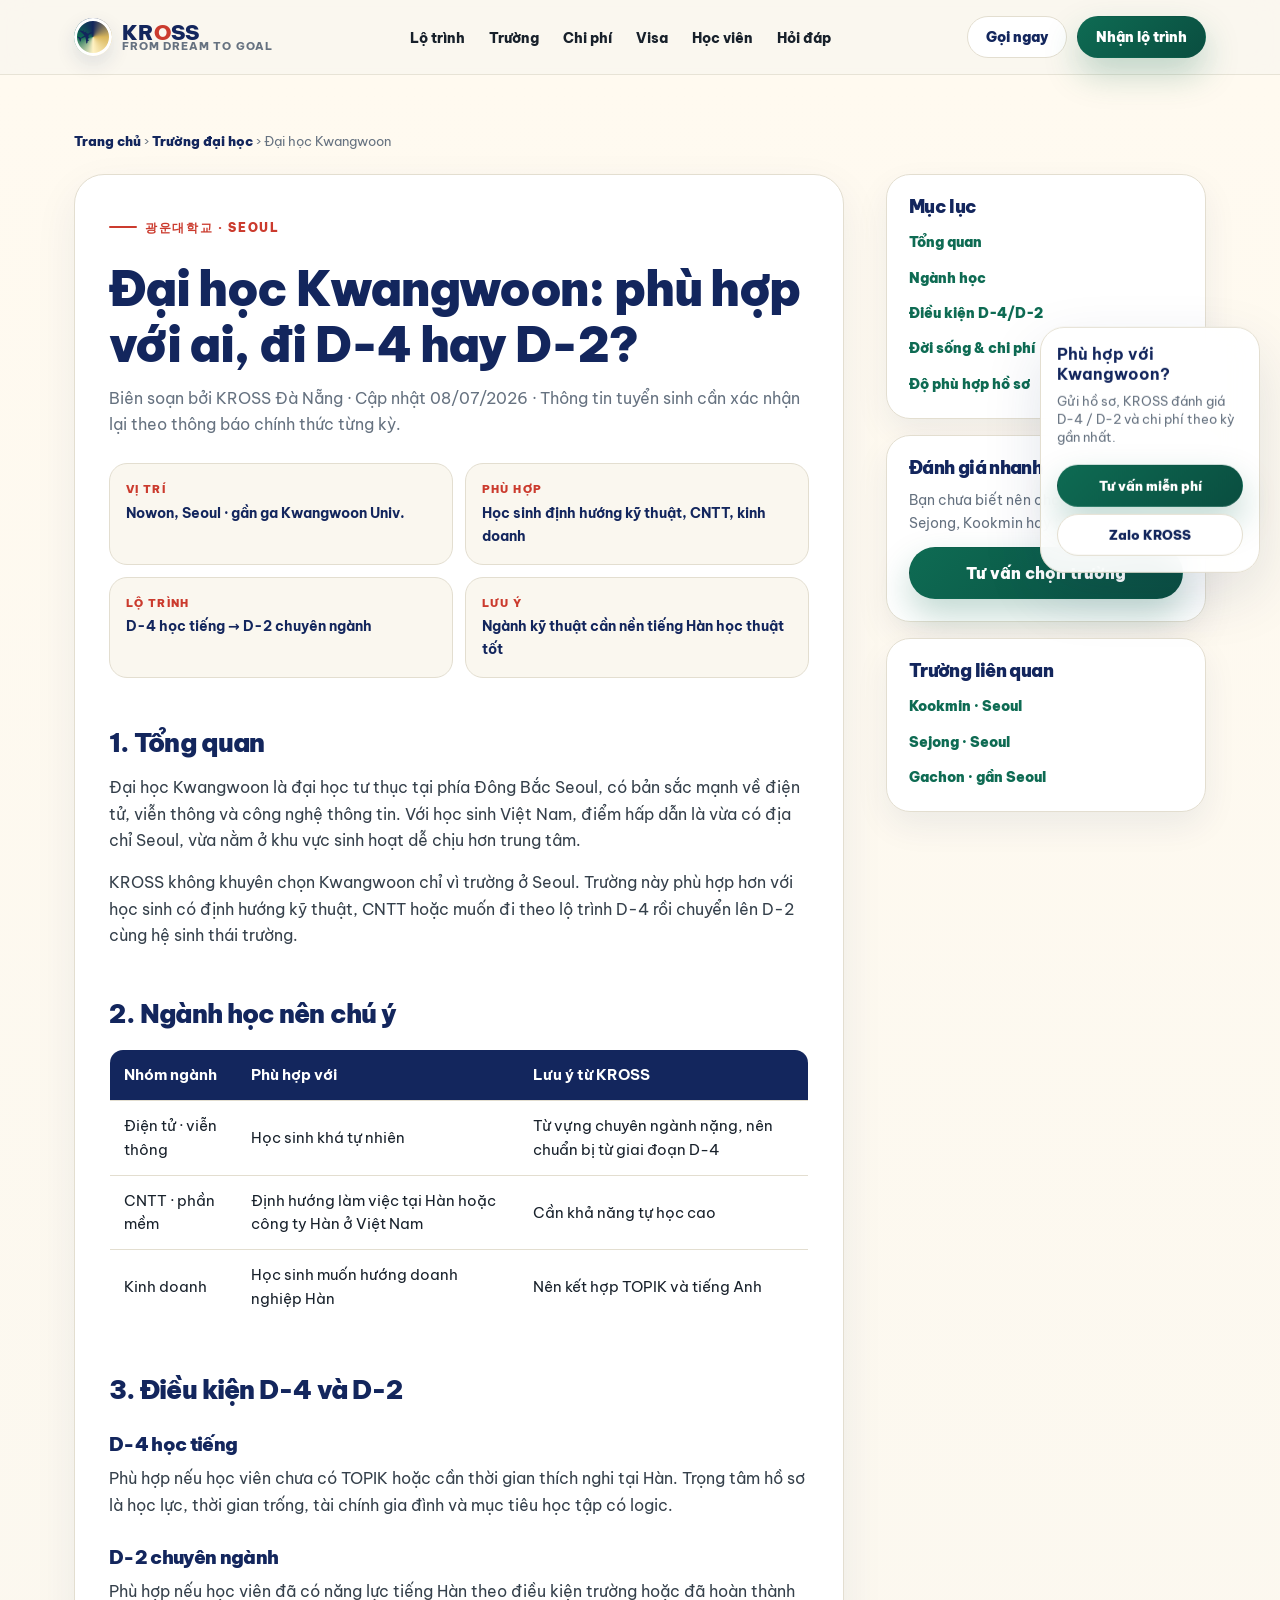
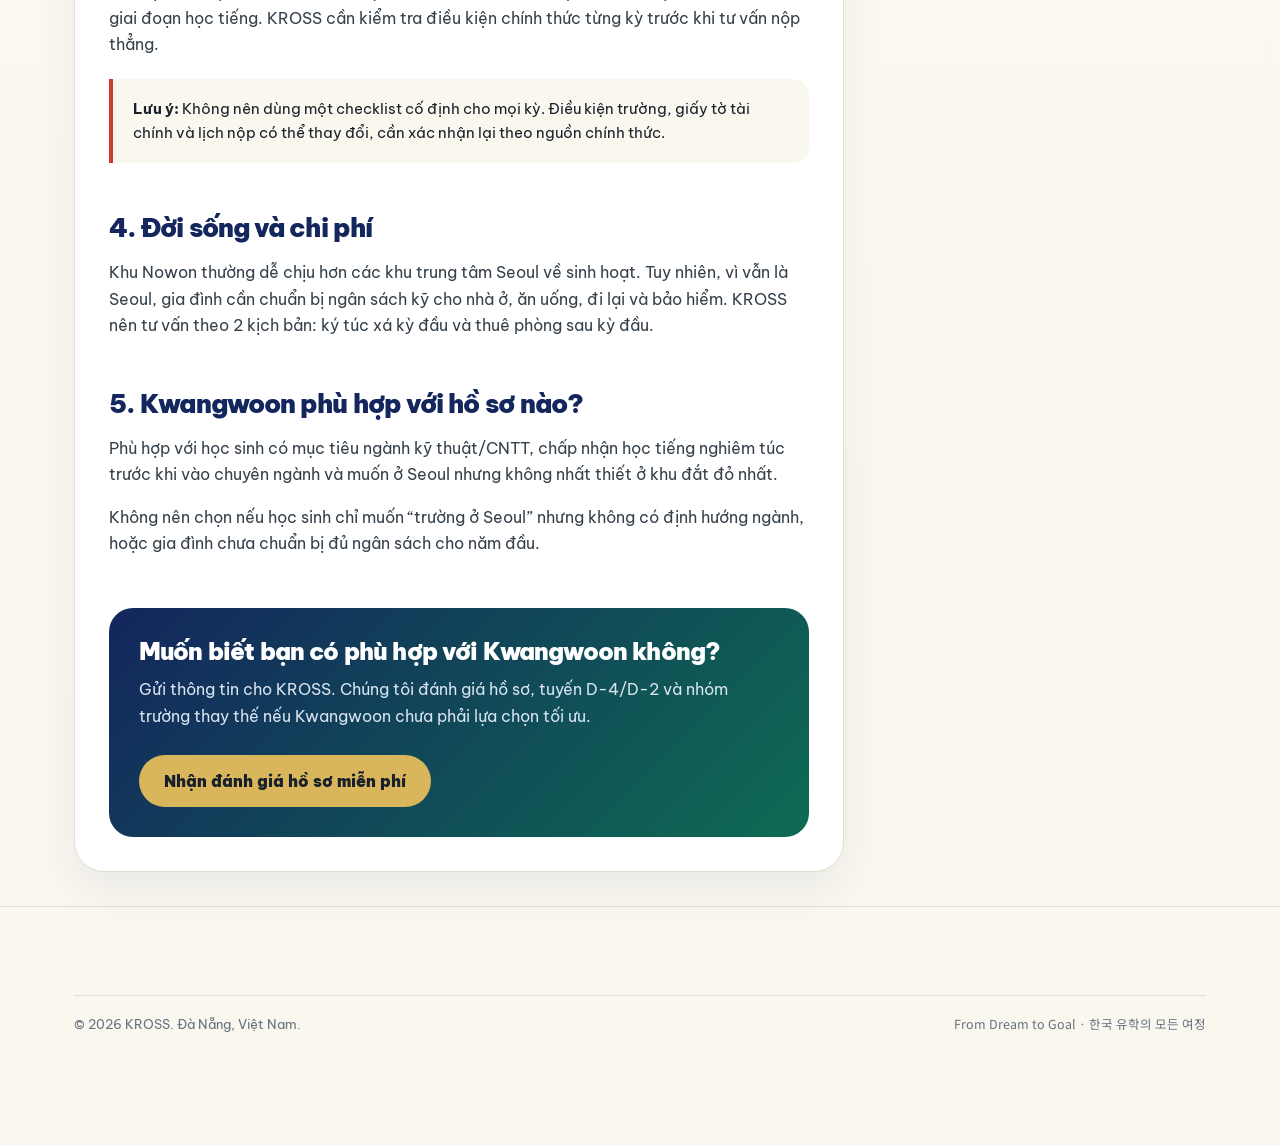
<file: truong/dai-hoc-kwangwoon.html>
<!DOCTYPE html>
<html lang="vi">
<head>
<meta charset="UTF-8">
<meta name="viewport" content="width=device-width, initial-scale=1.0">
<title>Đại học Kwangwoon (광운대학교): Điều kiện, ngành học, ký túc xá 2026 | KROSS</title>
<meta name="description" content="Giới thiệu Đại học Kwangwoon tại Seoul: vị trí, ngành mạnh, lộ trình D-4/D-2, chi phí tham khảo, ký túc xá và độ phù hợp với học sinh Việt Nam.">
<link rel="canonical" href="https://studyinkross-hub.github.io/kross/truong/dai-hoc-kwangwoon.html">
<meta name="robots" content="index, follow, max-image-preview:large">
<meta property="og:type" content="article">
<meta property="og:locale" content="vi_VN">
<meta property="og:site_name" content="KROSS Du học Hàn Quốc">
<meta property="og:title" content="Đại học Kwangwoon: hồ sơ trường cho du học sinh Việt Nam">
<meta property="og:description" content="Điều kiện D-4/D-2, ngành thế mạnh, đời sống tại Nowon và lộ trình phù hợp.">
<script type="application/ld+json">
{"@context":"https://schema.org","@type":"Article","headline":"Đại học Kwangwoon: Hồ sơ trường chi tiết cho du học sinh Việt Nam","inLanguage":"vi","author":{"@type":"Organization","name":"KROSS Du học Hàn Quốc"},"publisher":{"@type":"Organization","name":"KROSS Du học Hàn Quốc"},"datePublished":"2026-07-08","dateModified":"2026-07-08","mainEntityOfPage":"https://studyinkross-hub.github.io/kross/truong/dai-hoc-kwangwoon.html"}
</script>
<script type="application/ld+json">
{"@context":"https://schema.org","@type":"BreadcrumbList","itemListElement":[{"@type":"ListItem","position":1,"name":"Trang chủ","item":"https://studyinkross-hub.github.io/kross/"},{"@type":"ListItem","position":2,"name":"Trường đại học","item":"https://studyinkross-hub.github.io/kross/#truong"},{"@type":"ListItem","position":3,"name":"Đại học Kwangwoon"}]}
</script>
<link rel="preconnect" href="https://fonts.googleapis.com">
<link rel="preconnect" href="https://fonts.gstatic.com" crossorigin>
<link href="https://fonts.googleapis.com/css2?family=Be+Vietnam+Pro:wght@400;500;600;700;800;900&family=Noto+Sans+KR:wght@500;700;900&display=swap" rel="stylesheet">
<link rel="stylesheet" href="../assets/css/kross-v2.css">
</head>
<body class="article-body">

<a class="skip-link" href="#main">Bỏ qua menu</a>
<header class="header">
  <div class="wrap nav">
    <a class="logo" href="../" aria-label="KROSS trang chủ">
      <span class="logo-mark"><span class="logo-plane" aria-hidden="true"></span></span>
      <span class="logo-text">KR<em>O</em>SS<span class="logo-sub">From Dream to Goal</span></span>
    </a>
    <ul class="nav-links" aria-label="Menu chính">
      <li><a href="../#lo-trinh">Lộ trình</a></li>
      <li><a href="../#truong">Trường</a></li>
      <li><a href="../#chi-phi">Chi phí</a></li>
      <li><a href="../#visa">Visa</a></li>
      <li><a href="../#hoc-vien">Học viên</a></li>
      <li><a href="../#faq">Hỏi đáp</a></li>
    </ul>
    <div class="nav-actions">
      <a class="btn btn-ghost" href="tel:0900000000">Gọi ngay</a>
      <a class="btn btn-primary" href="../#tu-van">Nhận lộ trình</a>
    </div>
    <button class="menu-btn" type="button" onclick="openDrawer()" aria-label="Mở menu">☰</button>
  </div>
</header>
<div class="drawer" id="drawer" aria-hidden="true">
  <div class="drawer-panel" role="dialog" aria-label="Menu di động">
    <div class="drawer-head">
      <a class="logo" href="../" data-close-drawer>
        <span class="logo-mark"><span class="logo-plane" aria-hidden="true"></span></span>
        <span class="logo-text">KR<em>O</em>SS<span class="logo-sub">From Dream to Goal</span></span>
      </a>
      <button class="drawer-close" type="button" onclick="closeDrawer()" aria-label="Đóng menu">×</button>
    </div>
    <ul class="drawer-links">
      <li><a href="../#lo-trinh" data-close-drawer>Lộ trình <span>→</span></a></li>
      <li><a href="../#truong" data-close-drawer>Trường đại học <span>→</span></a></li>
      <li><a href="../#chi-phi" data-close-drawer>Chi phí tham khảo <span>→</span></a></li>
      <li><a href="../#visa" data-close-drawer>Visa D-4 / D-2 <span>→</span></a></li>
      <li><a href="../#tu-van" data-close-drawer>Tư vấn miễn phí <span>→</span></a></li>
    </ul>
    <div class="drawer-cta">
      <a class="btn btn-primary" href="../#tu-van" data-close-drawer>Đăng ký tư vấn miễn phí</a>
      <a class="btn btn-ghost" href="https://zalo.me/0900000000">Nhắn Zalo KROSS</a>
    </div>
  </div>
</div>

<main id="main">
  <section class="article-hero">
    <div class="wrap">
      <nav class="crumbs" aria-label="Breadcrumb"><a href="../">Trang chủ</a> › <a href="../#truong">Trường đại học</a> › Đại học Kwangwoon</nav>
      <div class="article-layout">
        <article class="article-main">
          <span class="eyebrow">광운대학교 · Seoul</span>
          <h1>Đại học Kwangwoon: phù hợp với ai, đi D-4 hay D-2?</h1>
          <p style="color:var(--muted)">Biên soạn bởi KROSS Đà Nẵng · Cập nhật 08/07/2026 · Thông tin tuyển sinh cần xác nhận lại theo thông báo chính thức từng kỳ.</p>

          <div class="article-facts">
            <div class="fact-mini"><span>Vị trí</span><strong>Nowon, Seoul · gần ga Kwangwoon Univ.</strong></div>
            <div class="fact-mini"><span>Phù hợp</span><strong>Học sinh định hướng kỹ thuật, CNTT, kinh doanh</strong></div>
            <div class="fact-mini"><span>Lộ trình</span><strong>D-4 học tiếng → D-2 chuyên ngành</strong></div>
            <div class="fact-mini"><span>Lưu ý</span><strong>Ngành kỹ thuật cần nền tiếng Hàn học thuật tốt</strong></div>
          </div>

          <h2 id="tong-quan">1. Tổng quan</h2>
          <p>Đại học Kwangwoon là đại học tư thục tại phía Đông Bắc Seoul, có bản sắc mạnh về điện tử, viễn thông và công nghệ thông tin. Với học sinh Việt Nam, điểm hấp dẫn là vừa có địa chỉ Seoul, vừa nằm ở khu vực sinh hoạt dễ chịu hơn trung tâm.</p>
          <p>KROSS không khuyên chọn Kwangwoon chỉ vì trường ở Seoul. Trường này phù hợp hơn với học sinh có định hướng kỹ thuật, CNTT hoặc muốn đi theo lộ trình D-4 rồi chuyển lên D-2 cùng hệ sinh thái trường.</p>

          <h2 id="nganh">2. Ngành học nên chú ý</h2>
          <table>
            <thead><tr><th>Nhóm ngành</th><th>Phù hợp với</th><th>Lưu ý từ KROSS</th></tr></thead>
            <tbody>
              <tr><td>Điện tử · viễn thông</td><td>Học sinh khá tự nhiên</td><td>Từ vựng chuyên ngành nặng, nên chuẩn bị từ giai đoạn D-4</td></tr>
              <tr><td>CNTT · phần mềm</td><td>Định hướng làm việc tại Hàn hoặc công ty Hàn ở Việt Nam</td><td>Cần khả năng tự học cao</td></tr>
              <tr><td>Kinh doanh</td><td>Học sinh muốn hướng doanh nghiệp Hàn</td><td>Nên kết hợp TOPIK và tiếng Anh</td></tr>
            </tbody>
          </table>

          <h2 id="dieu-kien">3. Điều kiện D-4 và D-2</h2>
          <h3>D-4 học tiếng</h3>
          <p>Phù hợp nếu học viên chưa có TOPIK hoặc cần thời gian thích nghi tại Hàn. Trọng tâm hồ sơ là học lực, thời gian trống, tài chính gia đình và mục tiêu học tập có logic.</p>
          <h3>D-2 chuyên ngành</h3>
          <p>Phù hợp nếu học viên đã có năng lực tiếng Hàn theo điều kiện trường hoặc đã hoàn thành giai đoạn học tiếng. KROSS cần kiểm tra điều kiện chính thức từng kỳ trước khi tư vấn nộp thẳng.</p>
          <div class="article-note"><strong>Lưu ý:</strong> Không nên dùng một checklist cố định cho mọi kỳ. Điều kiện trường, giấy tờ tài chính và lịch nộp có thể thay đổi, cần xác nhận lại theo nguồn chính thức.</div>

          <h2 id="doi-song">4. Đời sống và chi phí</h2>
          <p>Khu Nowon thường dễ chịu hơn các khu trung tâm Seoul về sinh hoạt. Tuy nhiên, vì vẫn là Seoul, gia đình cần chuẩn bị ngân sách kỹ cho nhà ở, ăn uống, đi lại và bảo hiểm. KROSS nên tư vấn theo 2 kịch bản: ký túc xá kỳ đầu và thuê phòng sau kỳ đầu.</p>

          <h2 id="phu-hop">5. Kwangwoon phù hợp với hồ sơ nào?</h2>
          <p>Phù hợp với học sinh có mục tiêu ngành kỹ thuật/CNTT, chấp nhận học tiếng nghiêm túc trước khi vào chuyên ngành và muốn ở Seoul nhưng không nhất thiết ở khu đắt đỏ nhất.</p>
          <p>Không nên chọn nếu học sinh chỉ muốn “trường ở Seoul” nhưng không có định hướng ngành, hoặc gia đình chưa chuẩn bị đủ ngân sách cho năm đầu.</p>

          <div class="article-cta">
            <h2>Muốn biết bạn có phù hợp với Kwangwoon không?</h2>
            <p>Gửi thông tin cho KROSS. Chúng tôi đánh giá hồ sơ, tuyến D-4/D-2 và nhóm trường thay thế nếu Kwangwoon chưa phải lựa chọn tối ưu.</p>
            <a class="btn btn-gold" href="../#tu-van">Nhận đánh giá hồ sơ miễn phí</a>
          </div>
        </article>

        <aside class="sidebar">
          <div class="side-card">
            <h3>Mục lục</h3>
            <ul>
              <li><a href="#tong-quan">Tổng quan</a></li>
              <li><a href="#nganh">Ngành học</a></li>
              <li><a href="#dieu-kien">Điều kiện D-4/D-2</a></li>
              <li><a href="#doi-song">Đời sống & chi phí</a></li>
              <li><a href="#phu-hop">Độ phù hợp hồ sơ</a></li>
            </ul>
          </div>
          <div class="side-card">
            <h3>Đánh giá nhanh</h3>
            <p style="color:var(--muted);font-size:14px">Bạn chưa biết nên chọn Kwangwoon, Sejong, Kookmin hay trường gần Seoul?</p>
            <a class="btn btn-primary" href="../#tu-van">Tư vấn chọn trường</a>
          </div>
          <div class="side-card">
            <h3>Trường liên quan</h3>
            <ul>
              <li><a href="../#truong">Kookmin · Seoul</a></li>
              <li><a href="../#truong">Sejong · Seoul</a></li>
              <li><a href="../#truong">Gachon · gần Seoul</a></li>
            </ul>
          </div>
        </aside>
      </div>
    </div>
  </section>
</main>
<footer class="footer">
  <div class="wrap">
    <div class="foot-bottom"><span>© 2026 KROSS. Đà Nẵng, Việt Nam.</span><span class="kr">From Dream to Goal · 한국 유학의 모든 여정</span></div>
  </div>
</footer>

<aside class="pc-float" aria-label="Tư vấn nhanh">
  <strong>Phù hợp với Kwangwoon?</strong>
  <p>Gửi hồ sơ, KROSS đánh giá D-4 / D-2 và chi phí theo kỳ gần nhất.</p>
  <a class="btn btn-primary" href="../#tu-van">Tư vấn miễn phí</a>
  <a class="btn btn-ghost" href="https://zalo.me/0900000000">Zalo KROSS</a>
</aside>

<nav class="mobile-bar" aria-label="Liên hệ nhanh">
  <a href="tel:0900000000"><strong>Gọi</strong><span>Hotline</span></a>
  <a href="https://zalo.me/0900000000"><strong>Zalo</strong><span>Chat ngay</span></a>
  <a class="main" href="../#tu-van"><strong>Tư vấn</strong><span>Miễn phí</span></a>
</nav>

<script src="../assets/js/kross-v2.js"></script>
</body>
</html>
</file>
<file: assets/css/kross-v2.css>
/* =========================================================
   KROSS Homepage Redesign v2
   Benchmark direction: Zila's trust/content density + KROSS premium minimal UI
========================================================= */
:root{
  --navy:#13265D;
  --navy-2:#0A1738;
  --green:#0E6B53;
  --green-2:#0A4E40;
  --gold:#D9B65B;
  --red:#CB3B2E;
  --paper:#FAF7EF;
  --paper-2:#F2EFE6;
  --white:#FFFFFF;
  --ink:#18212B;
  --muted:#667280;
  --line:#E3DED0;
  --line-dark:rgba(255,255,255,.16);
  --shadow:0 22px 60px rgba(19,38,93,.12);
  --shadow-strong:0 32px 80px rgba(19,38,93,.18);
  --radius:22px;
  --radius-sm:14px;
  --max:1180px;
  --safe-bottom:env(safe-area-inset-bottom);
}
*{box-sizing:border-box;margin:0;padding:0}
html{scroll-behavior:smooth}
body{
  font-family:"Be Vietnam Pro",system-ui,-apple-system,BlinkMacSystemFont,"Segoe UI",sans-serif;
  background:var(--paper);
  color:var(--ink);
  line-height:1.65;
  -webkit-font-smoothing:antialiased;
  text-rendering:optimizeLegibility;
}
body.drawer-open{overflow:hidden}
a{color:inherit}
img,svg{display:block;max-width:100%}
button,input,select{font:inherit}
.kr{font-family:"Noto Sans KR",sans-serif}
.wrap{max-width:var(--max);margin:0 auto;padding:0 24px}
.section{padding:92px 0}
.eyebrow{
  display:inline-flex;align-items:center;gap:8px;
  color:var(--red);font-size:12px;font-weight:850;letter-spacing:.14em;text-transform:uppercase;
  margin-bottom:14px;
}
.eyebrow::before{content:"";width:28px;height:2px;background:currentColor;border-radius:99px}
h1,h2,h3{font-weight:850;letter-spacing:-.035em;line-height:1.16}
h2{font-size:clamp(28px,4vw,44px);color:var(--navy);margin-bottom:16px}
.lead{font-size:17px;color:var(--muted);max-width:710px}
.btn{
  display:inline-flex;align-items:center;justify-content:center;gap:10px;
  min-height:52px;padding:0 24px;border-radius:999px;
  font-weight:850;text-decoration:none;border:1.5px solid transparent;
  transition:transform .16s ease,box-shadow .16s ease,background .16s ease,color .16s ease,border-color .16s ease;
  cursor:pointer;
}
.btn:hover{transform:translateY(-2px)}
.btn-primary{background:linear-gradient(135deg,var(--green),var(--green-2));color:#fff;box-shadow:0 16px 34px rgba(14,107,83,.26)}
.btn-navy{background:var(--navy);color:#fff;box-shadow:0 16px 34px rgba(19,38,93,.22)}
.btn-ghost{background:#fff;color:var(--navy);border-color:var(--line)}
.btn-gold{background:var(--gold);color:#18212B}
.badge{
  display:inline-flex;align-items:center;gap:7px;
  padding:8px 12px;border-radius:999px;background:#fff;border:1px solid var(--line);
  color:var(--navy);font-size:12.5px;font-weight:850;box-shadow:0 8px 24px rgba(19,38,93,.06);
}
.badge-dot{width:8px;height:8px;border-radius:50%;background:var(--green)}
.skip-link{position:absolute;left:-999px;top:0;background:var(--navy);color:#fff;padding:10px 14px;z-index:9999}
.skip-link:focus{left:12px;top:12px}

/* ================= Header ================= */
.header{
  position:sticky;top:0;z-index:60;
  background:rgba(250,247,239,.9);backdrop-filter:blur(16px);-webkit-backdrop-filter:blur(16px);
  border-bottom:1px solid rgba(227,222,208,.82);
}
.nav{height:74px;display:flex;align-items:center;justify-content:space-between;gap:20px}
.logo{
  display:flex;align-items:center;gap:10px;text-decoration:none;color:var(--navy);
  font-weight:900;letter-spacing:.02em;
}
.logo-mark{
  width:38px;height:38px;border-radius:50%;
  background:conic-gradient(from 90deg,var(--gold),#fff2c4,var(--green),var(--navy),var(--gold));
  display:grid;place-items:center;box-shadow:inset 0 0 0 3px #fff,0 8px 20px rgba(19,38,93,.12);
}
.logo-plane{
  width:18px;height:18px;position:relative;transform:rotate(-28deg);
}
.logo-plane::before{content:"✈";position:absolute;inset:-6px;color:var(--navy);font-size:21px;line-height:1}
.logo-text{font-size:21px;line-height:1}
.logo-text em{font-style:normal;color:var(--red)}
.logo-sub{display:block;font-size:10.5px;font-weight:800;color:var(--muted);letter-spacing:.08em;text-transform:uppercase;margin-top:-2px}
.nav-links{display:flex;align-items:center;gap:24px;list-style:none}
.nav-links a{text-decoration:none;font-size:14px;font-weight:800;color:var(--ink)}
.nav-links a:hover{color:var(--red)}
.nav-actions{display:flex;align-items:center;gap:10px}
.nav-actions .btn{min-height:42px;padding:0 18px;font-size:13.5px}
.menu-btn{display:none;border:none;background:#fff;border:1px solid var(--line);width:44px;height:44px;border-radius:14px;color:var(--navy);font-size:22px;cursor:pointer}
.drawer{
  position:fixed;inset:0;z-index:100;background:rgba(10,23,56,.55);
  opacity:0;pointer-events:none;transition:opacity .2s ease;
}
.drawer.is-open{opacity:1;pointer-events:auto}
.drawer-panel{
  min-height:100%;width:min(420px,88vw);margin-left:auto;background:var(--paper);
  padding:24px;transform:translateX(102%);transition:transform .24s ease;
  display:flex;flex-direction:column;
}
.drawer.is-open .drawer-panel{transform:translateX(0)}
.drawer-head{display:flex;align-items:center;justify-content:space-between;margin-bottom:28px}
.drawer-close{width:42px;height:42px;border-radius:14px;border:1px solid var(--line);background:#fff;font-size:22px;color:var(--navy)}
.drawer-links{list-style:none;display:grid;gap:10px}
.drawer-links a{
  display:flex;justify-content:space-between;align-items:center;text-decoration:none;
  background:#fff;border:1px solid var(--line);border-radius:16px;padding:17px 18px;
  color:var(--navy);font-weight:850;
}
.drawer-cta{margin-top:auto;display:grid;gap:10px}

/* ================= Hero ================= */
.hero{position:relative;overflow:hidden;padding:72px 0 54px}
.hero::before{
  content:"";position:absolute;inset:0;background:
    radial-gradient(circle at 13% 18%,rgba(217,182,91,.2),transparent 34%),
    radial-gradient(circle at 82% 14%,rgba(14,107,83,.16),transparent 34%),
    linear-gradient(180deg,#fffaf0 0%,var(--paper) 100%);
  z-index:-2;
}
.hero::after{
  content:"유학";position:absolute;right:-80px;top:30px;z-index:-1;
  font-family:"Noto Sans KR";font-size:clamp(180px,25vw,390px);font-weight:900;color:var(--navy);opacity:.045;line-height:1;
}
.hero-grid{display:grid;grid-template-columns:1.02fr .98fr;gap:52px;align-items:center}
.hero-copy h1{font-size:clamp(38px,5.5vw,68px);color:var(--navy);max-width:760px}
.hero-copy h1 span{color:var(--green)}
.hero-copy p{margin:22px 0 30px;font-size:18px;color:var(--muted);max-width:620px}
.hero-cta{display:flex;gap:12px;flex-wrap:wrap}
.hero-micro{display:flex;gap:10px;flex-wrap:wrap;margin-top:24px}
.hero-visual{
  position:relative;min-height:560px;
}
.photo-card{
  position:absolute;border-radius:30px;background:#fff;border:1px solid rgba(255,255,255,.8);
  box-shadow:var(--shadow-strong);overflow:hidden;
}
.photo-main{
  left:4%;top:4%;width:78%;height:392px;
  background:
    linear-gradient(180deg,rgba(19,38,93,.06),rgba(19,38,93,.18)),
    radial-gradient(circle at 18% 16%,#ffffff 0 0,#ffffff 9px,transparent 10px),
    linear-gradient(135deg,#DCE6FF 0%,#FFF4CB 38%,#CDEEE3 100%);
}
.photo-main::before{
  content:"KROSS\A 1:1 ROADMAP";white-space:pre;position:absolute;left:24px;top:24px;
  color:var(--navy);font-weight:900;letter-spacing:-.03em;font-size:31px;line-height:1.1;
}
.photo-main::after{
  content:"Đà Nẵng → Seoul";position:absolute;left:24px;bottom:24px;
  color:#fff;background:rgba(19,38,93,.84);padding:10px 14px;border-radius:999px;font-size:13px;font-weight:850;
}
.photo-person{
  right:0;bottom:78px;width:46%;height:220px;background:
  radial-gradient(circle at 50% 35%,#ffffff 0 0,#ffffff 33px,transparent 34px),
  linear-gradient(135deg,var(--green),var(--navy));
}
.photo-person::before{
  content:"Học viên\A KROSS";white-space:pre;position:absolute;left:18px;bottom:18px;color:#fff;font-weight:900;font-size:24px;line-height:1.08;
}
.float-stat{
  position:absolute;left:0;bottom:24px;width:58%;background:#fff;border:1px solid var(--line);border-radius:24px;
  padding:18px 18px;box-shadow:var(--shadow);display:grid;grid-template-columns:44px 1fr;gap:12px;align-items:center;
}
.float-stat .icon{width:44px;height:44px;border-radius:14px;background:rgba(14,107,83,.1);display:grid;place-items:center;color:var(--green);font-weight:900}
.float-stat strong{display:block;color:var(--navy);font-size:15px}
.float-stat span{display:block;color:var(--muted);font-size:12.5px;line-height:1.35;margin-top:2px}
.plane-line{
  position:absolute;right:6%;top:7%;width:170px;height:170px;border:2px dashed rgba(19,38,93,.25);border-radius:50%;
}
.plane-line::after{content:"✈";position:absolute;right:10px;top:22px;color:var(--red);font-size:28px;transform:rotate(35deg)}

/* ================= Trust Strip ================= */
.trust-strip{padding:18px 0 28px}
.trust-grid{
  background:#fff;border:1px solid var(--line);border-radius:26px;box-shadow:var(--shadow);
  display:grid;grid-template-columns:repeat(4,1fr);overflow:hidden;
}
.trust-item{padding:22px 22px;border-right:1px solid var(--line)}
.trust-item:last-child{border-right:none}
.trust-item strong{display:block;color:var(--navy);font-size:24px;font-weight:900;letter-spacing:-.04em}
.trust-item span{display:block;color:var(--muted);font-size:13.5px;margin-top:3px}

/* ================= Diagnostic ================= */
.diagnostic{background:#fff;border-top:1px solid var(--line);border-bottom:1px solid var(--line)}
.choice-grid{display:grid;grid-template-columns:repeat(3,1fr);gap:18px;margin-top:34px}
.choice-card{
  background:var(--paper);border:1px solid var(--line);border-radius:24px;padding:26px;
  transition:transform .16s ease,box-shadow .16s ease;
}
.choice-card:hover{transform:translateY(-4px);box-shadow:var(--shadow)}
.choice-card .pill{display:inline-flex;margin-bottom:16px;background:#fff;border:1px solid var(--line);border-radius:999px;padding:6px 11px;font-size:12px;font-weight:900;color:var(--red)}
.choice-card h3{font-size:20px;color:var(--navy);margin-bottom:8px}
.choice-card p{color:var(--muted);font-size:14.5px}
.choice-card ul{list-style:none;margin-top:18px;display:grid;gap:9px}
.choice-card li{font-size:14px;color:var(--ink);display:flex;gap:9px}
.choice-card li::before{content:"✓";color:var(--green);font-weight:900}

/* ================= Students ================= */
.students-head{display:flex;justify-content:space-between;gap:20px;align-items:flex-end;margin-bottom:34px}
.students-head .lead{max-width:620px}
.student-grid{display:grid;grid-template-columns:repeat(3,1fr);gap:20px}
.student-card{
  background:#fff;border:1px solid var(--line);border-radius:26px;overflow:hidden;box-shadow:0 14px 38px rgba(19,38,93,.08)
}
.student-photo{
  height:180px;background:
  radial-gradient(circle at 50% 34%,#fff 0 0,#fff 36px,transparent 37px),
  linear-gradient(135deg,#DDE7FF,#FBE7D0 45%,#CDEEE3);
  position:relative;
}
.student-photo::after{
  content:"사진 교체 영역";position:absolute;right:14px;bottom:12px;
  background:rgba(255,255,255,.78);border:1px solid rgba(255,255,255,.5);
  padding:4px 8px;border-radius:999px;color:var(--navy);font-size:11px;font-weight:850;
}
.student-body{padding:22px}
.student-body strong{display:block;color:var(--navy);font-size:18px}
.student-body span{display:block;color:var(--red);font-weight:850;font-size:13px;margin:4px 0 12px}
.student-body p{color:var(--muted);font-size:14.5px}

/* ================= Universities ================= */
.universities{background:#fff;border-top:1px solid var(--line);border-bottom:1px solid var(--line)}
.section-top{display:flex;align-items:flex-end;justify-content:space-between;gap:24px;margin-bottom:36px}
.uni-grid{display:grid;grid-template-columns:repeat(3,1fr);gap:20px}
.uni-card{
  display:block;text-decoration:none;color:inherit;background:var(--paper);border:1px solid var(--line);border-radius:26px;overflow:hidden;
  transition:transform .16s ease,box-shadow .16s ease;
}
.uni-card:hover{transform:translateY(-5px);box-shadow:var(--shadow)}
.uni-img{
  height:172px;position:relative;overflow:hidden;
  background:linear-gradient(135deg,#DDE7FF,#FFF4CB 48%,#CDEEE3);
}
.uni-img::before{
  content:"";position:absolute;left:22px;right:22px;bottom:0;height:76px;
  background:linear-gradient(180deg,#fff,#e8eefb);border-radius:14px 14px 0 0;
  box-shadow:20px -18px 0 -10px rgba(19,38,93,.18),-24px -26px 0 -12px rgba(14,107,83,.18);
}
.uni-img::after{
  content:attr(data-kr);position:absolute;left:18px;top:16px;
  background:rgba(255,255,255,.86);border:1px solid rgba(255,255,255,.6);border-radius:999px;
  padding:6px 10px;color:var(--navy);font-family:"Noto Sans KR";font-size:12px;font-weight:900;
}
.uni-body{padding:22px}
.uni-body h3{font-size:20px;color:var(--navy);margin-bottom:8px}
.uni-body p{font-size:14px;color:var(--muted)}
.meta{display:flex;gap:7px;flex-wrap:wrap;margin-top:16px}
.meta span{background:#fff;border:1px solid var(--line);border-radius:999px;padding:5px 9px;color:var(--ink);font-size:12px;font-weight:850}
.more{display:inline-flex;margin-top:18px;color:var(--green);font-size:14px;font-weight:900}

/* ================= Pipeline ================= */
.pipeline{background:var(--navy);color:#fff;position:relative;overflow:hidden}
.pipeline h2{color:#fff}
.pipeline .lead{color:#B8C2D9}
.metro-wrap{margin-top:42px;background:rgba(255,255,255,.06);border:1px solid var(--line-dark);border-radius:28px;padding:28px;overflow-x:auto}
.metro-svg{min-width:860px;width:100%;height:auto}
.pipeline-note{margin-top:20px;color:#AEBAD7;font-size:14px;max-width:780px}

/* ================= Cost ================= */
.cost-grid{display:grid;grid-template-columns:1fr 1fr;gap:20px;margin-top:34px}
.cost-card{background:#fff;border:1px solid var(--line);border-radius:26px;padding:28px;box-shadow:0 12px 32px rgba(19,38,93,.06)}
.cost-card h3{color:var(--navy);font-size:21px;margin-bottom:12px}
.cost-card p{color:var(--muted);font-size:14.5px;margin-bottom:18px}
.cost-card .range{font-size:30px;font-weight:900;color:var(--green);letter-spacing:-.05em}
.cost-list{list-style:none;margin-top:18px;display:grid;gap:10px}
.cost-list li{display:flex;gap:10px;color:var(--ink);font-size:14px}
.cost-list li::before{content:"•";color:var(--red);font-weight:900}

/* ================= Process / FAQ / CTA ================= */
.process-grid{display:grid;grid-template-columns:.9fr 1.1fr;gap:44px;align-items:start}
.step-list{display:grid;gap:12px}
.step{
  display:grid;grid-template-columns:54px 1fr;gap:16px;background:#fff;border:1px solid var(--line);border-radius:20px;padding:18px;
}
.step-num{width:54px;height:54px;border-radius:17px;background:var(--navy);color:#fff;display:grid;place-items:center;font-weight:900}
.step h3{font-size:17px;color:var(--navy);margin-bottom:4px}
.step p{font-size:14px;color:var(--muted)}
.faq{background:#fff;border-top:1px solid var(--line);border-bottom:1px solid var(--line)}
.faq-list{margin-top:34px;display:grid;gap:12px;max-width:860px}
details{background:var(--paper);border:1px solid var(--line);border-radius:18px;padding:0 22px}
summary{cursor:pointer;list-style:none;padding:20px 0;color:var(--navy);font-weight:900;display:flex;justify-content:space-between;gap:18px}
summary::-webkit-details-marker{display:none}
summary::after{content:"+";color:var(--red);font-size:24px;font-weight:500;transition:transform .18s ease}
details[open] summary::after{transform:rotate(45deg)}
details p{padding:0 0 20px;color:var(--muted);font-size:15px}
.cta-section{background:linear-gradient(135deg,var(--navy),var(--navy-2));color:#fff}
.cta-section h2{color:#fff}
.cta-section .lead{color:#B8C2D9}
.cta-layout{display:grid;grid-template-columns:.9fr 1.1fr;gap:42px;align-items:start}
.cta-card{background:rgba(255,255,255,.08);border:1px solid var(--line-dark);border-radius:28px;padding:28px}
.cta-points{display:grid;gap:12px;margin-top:24px}
.cta-point{display:flex;gap:12px;color:#DCE4F6;font-size:14.5px}
.cta-point::before{content:"✓";color:#7FD6B8;font-weight:900}
.lead-form{display:grid;grid-template-columns:1fr 1fr;gap:14px}
.form-field label{display:block;color:#C7D2EB;font-size:12.5px;font-weight:850;margin-bottom:7px}
.form-field input,.form-field select{
  width:100%;min-height:50px;border-radius:14px;border:1px solid rgba(255,255,255,.2);
  background:rgba(10,23,56,.72);color:#fff;padding:0 14px;outline:none;
}
.form-field input:focus,.form-field select:focus{border-color:#7FD6B8;box-shadow:0 0 0 3px rgba(127,214,184,.14)}
.form-field.full{grid-column:1/-1}
.lead-form button{grid-column:1/-1;border:none}
.form-msg{grid-column:1/-1;min-height:20px;font-size:13.5px;color:#B8C2D9}
.footer{background:var(--paper);border-top:1px solid var(--line);padding:54px 0 110px;color:var(--muted);font-size:14px}
.foot-grid{display:grid;grid-template-columns:2fr 1fr 1fr;gap:34px}
.footer h4{color:var(--navy);margin-bottom:12px;font-size:15px}
.footer ul{list-style:none;display:grid;gap:8px}
.footer a{text-decoration:none}
.footer a:hover{color:var(--red)}
.foot-bottom{margin-top:34px;padding-top:18px;border-top:1px solid var(--line);display:flex;justify-content:space-between;gap:12px;flex-wrap:wrap;font-size:12.5px}

/* Floating CTA */
.pc-float{
  position:fixed;right:20px;top:50%;transform:translateY(-50%);z-index:55;width:220px;
  background:rgba(255,255,255,.94);border:1px solid var(--line);border-radius:24px;padding:16px;box-shadow:var(--shadow);
  backdrop-filter:blur(16px);-webkit-backdrop-filter:blur(16px);
}
.pc-float strong{display:block;color:var(--navy);font-size:16px;line-height:1.25;margin-bottom:8px}
.pc-float p{font-size:12.5px;color:var(--muted);line-height:1.45;margin-bottom:12px}
.pc-float .btn{width:100%;min-height:42px;font-size:13px;margin-top:7px}
.mobile-bar{
  position:fixed;left:12px;right:12px;bottom:max(10px,var(--safe-bottom));z-index:90;
  display:none;grid-template-columns:1fr 1fr 1.18fr;gap:8px;background:rgba(255,255,255,.94);
  border:1px solid var(--line);border-radius:24px;padding:8px;box-shadow:0 20px 54px rgba(19,38,93,.18);
  backdrop-filter:blur(16px);-webkit-backdrop-filter:blur(16px);
}
.mobile-bar a{
  min-height:54px;display:flex;flex-direction:column;align-items:center;justify-content:center;gap:3px;
  text-decoration:none;border-radius:17px;border:1px solid var(--line);background:var(--paper);color:var(--navy);font-weight:900;
}
.mobile-bar a strong{font-size:13px;line-height:1}
.mobile-bar a span{font-size:10.5px;color:var(--muted);font-weight:800}
.mobile-bar a.main{background:linear-gradient(135deg,var(--green),var(--green-2));color:#fff;border-color:transparent}
.mobile-bar a.main span{color:rgba(255,255,255,.78)}

/* Article template */
.article-body{background:var(--paper)}
.article-hero{padding:56px 0 34px;background:linear-gradient(180deg,#fffaf0,var(--paper))}
.crumbs{font-size:13px;color:var(--muted);margin-bottom:22px}
.crumbs a{text-decoration:none;color:var(--navy);font-weight:850}
.article-layout{display:grid;grid-template-columns:minmax(0,1fr) 320px;gap:42px;align-items:start}
.article-main{background:#fff;border:1px solid var(--line);border-radius:30px;padding:34px;box-shadow:0 16px 44px rgba(19,38,93,.07)}
.article-main h1{font-size:clamp(30px,4vw,48px);color:var(--navy);margin:10px 0 12px}
.article-main h2{font-size:26px;margin:50px 0 16px}
.article-main h3{font-size:19px;color:var(--navy);margin:28px 0 10px}
.article-main p{margin-bottom:16px;color:#35404B}
.article-main table{width:100%;border-collapse:collapse;margin:20px 0;border:1px solid var(--line);overflow:hidden;border-radius:14px}
.article-main th,.article-main td{padding:13px 14px;border-bottom:1px solid var(--line);text-align:left;font-size:14.5px}
.article-main th{background:var(--navy);color:#fff}
.article-main tr:last-child td{border-bottom:none}
.article-facts{display:grid;grid-template-columns:1fr 1fr;gap:12px;margin:26px 0}
.fact-mini{background:var(--paper);border:1px solid var(--line);border-radius:18px;padding:16px}
.fact-mini span{display:block;color:var(--red);font-size:11px;font-weight:900;letter-spacing:.1em;text-transform:uppercase}
.fact-mini strong{display:block;color:var(--navy);font-size:14px;margin-top:3px}
.article-note{background:var(--paper);border-left:4px solid var(--red);padding:18px 20px;border-radius:0 16px 16px 0;margin:22px 0;font-size:14.5px}
.sidebar{position:sticky;top:94px;display:grid;gap:16px}
.side-card{background:#fff;border:1px solid var(--line);border-radius:24px;padding:22px;box-shadow:0 14px 34px rgba(19,38,93,.07)}
.side-card h3{font-size:18px;color:var(--navy);margin-bottom:10px}
.side-card ul{list-style:none;display:grid;gap:9px}
.side-card li a{text-decoration:none;color:var(--green);font-weight:850;font-size:14px}
.side-card .btn{width:100%;margin-top:12px}
.article-cta{margin:52px 0 0;background:linear-gradient(135deg,var(--navy),var(--green));color:#fff;border-radius:24px;padding:30px}
.article-cta h2{color:#fff;margin:0 0 10px;font-size:24px}
.article-cta p{color:#D9E4F1}
.article-cta .btn{margin-top:10px}

/* responsive */
@media(max-width:1120px){
  .pc-float{display:none}
}
@media(max-width:980px){
  .hero-grid,.process-grid,.cta-layout,.article-layout{grid-template-columns:1fr}
  .hero-visual{min-height:460px}
  .photo-main{height:330px}
  .trust-grid{grid-template-columns:repeat(2,1fr)}
  .trust-item:nth-child(2){border-right:none}
  .trust-item:nth-child(-n+2){border-bottom:1px solid var(--line)}
  .choice-grid,.student-grid,.uni-grid{grid-template-columns:1fr 1fr}
  .sidebar{position:static}
}
@media(max-width:780px){
  .nav-links,.nav-actions{display:none}
  .menu-btn{display:block}
  .section{padding:68px 0}
  .hero{padding:48px 0 34px}
  .hero-copy h1{font-size:38px}
  .hero-visual{min-height:380px}
  .photo-main{left:0;width:86%;height:286px;border-radius:24px}
  .photo-main::before{font-size:24px}
  .photo-person{height:172px;width:47%;bottom:52px}
  .float-stat{bottom:0;width:72%}
  .trust-grid,.choice-grid,.student-grid,.uni-grid,.cost-grid,.foot-grid{grid-template-columns:1fr}
  .trust-item{border-right:none!important;border-bottom:1px solid var(--line)}
  .trust-item:last-child{border-bottom:none}
  .students-head,.section-top{display:block}
  .students-head .btn,.section-top .btn{margin-top:18px}
  .lead-form{grid-template-columns:1fr}
  .mobile-bar{display:grid}
  .article-main{padding:24px;border-radius:24px}
  .article-facts{grid-template-columns:1fr}
  .footer{padding-bottom:124px}
}
@media(max-width:480px){
  .wrap{padding:0 18px}
  .btn{width:100%}
  .hero-cta{display:grid}
  .hero-copy h1{font-size:34px}
  .mobile-bar{left:8px;right:8px}
  .mobile-bar a strong{font-size:12px}
}
@media(prefers-reduced-motion:reduce){
  html{scroll-behavior:auto}
  *{animation:none!important;transition:none!important}
}
</file>
